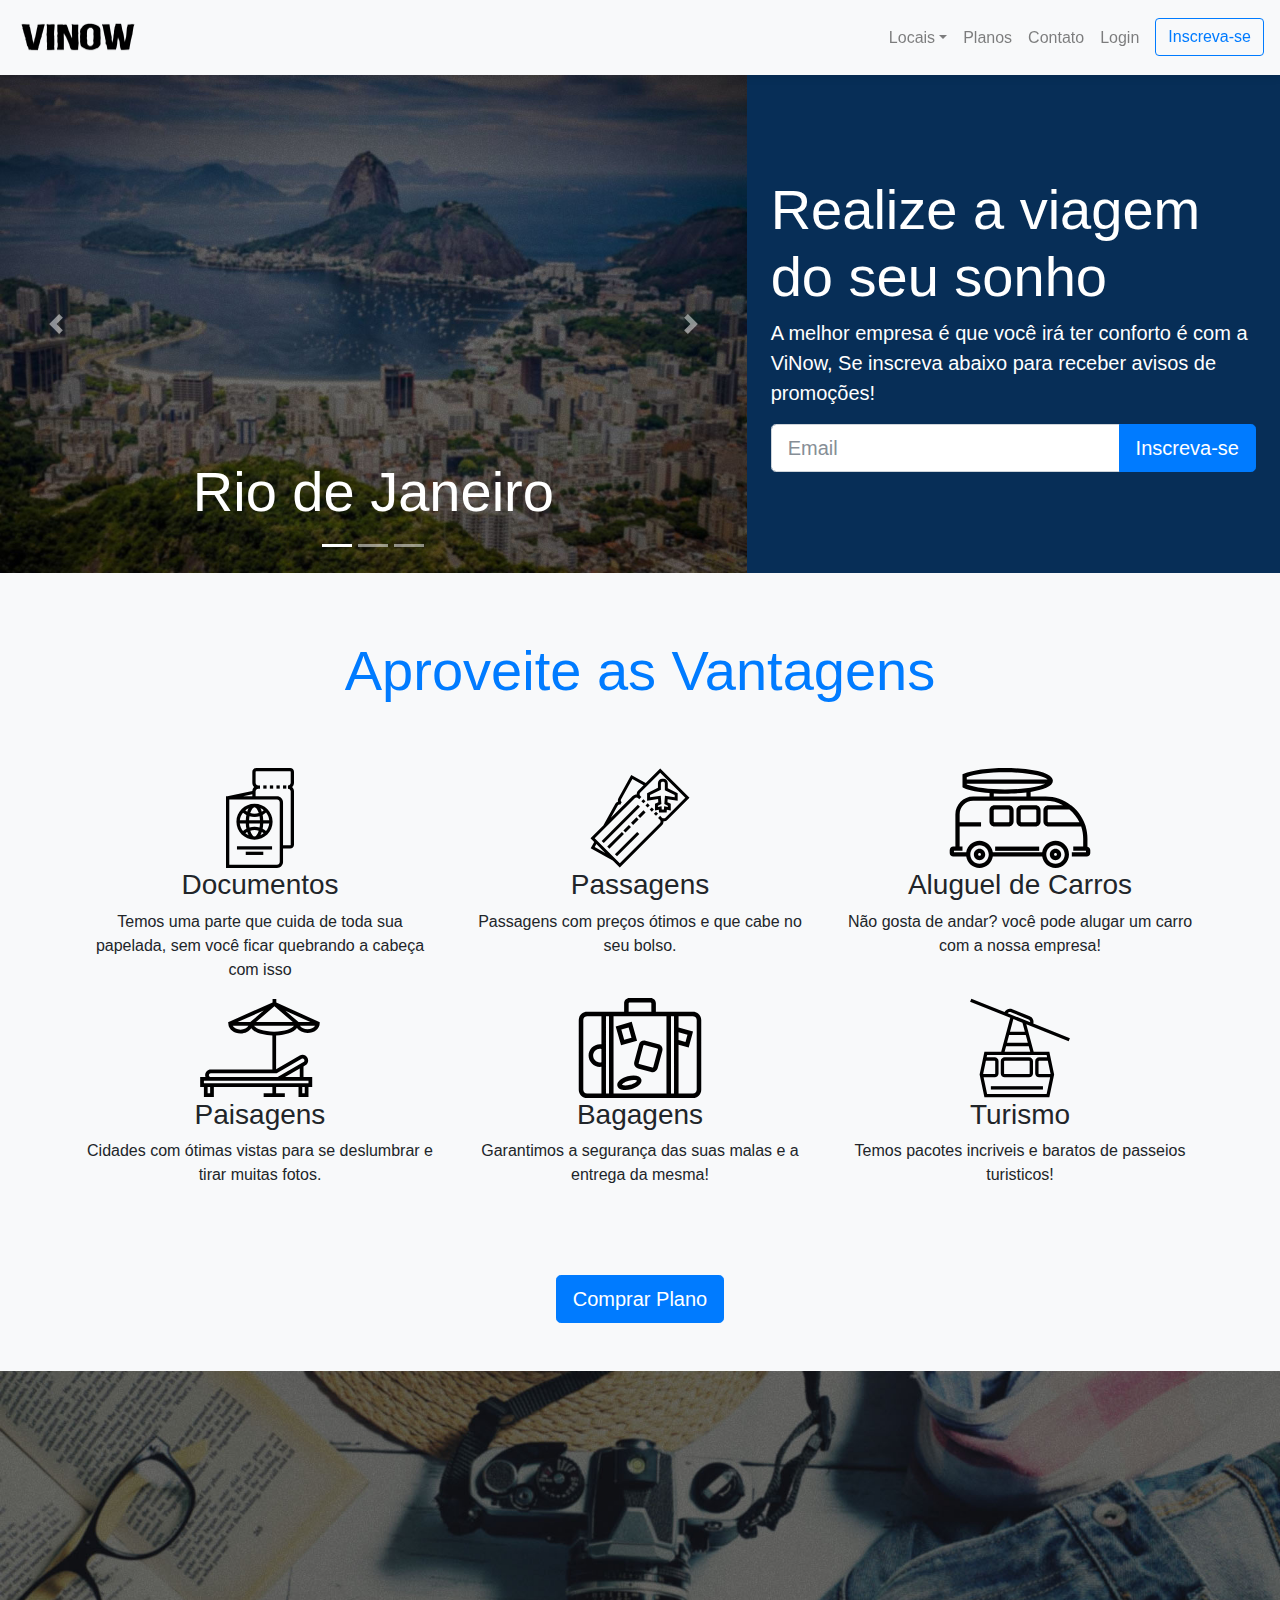
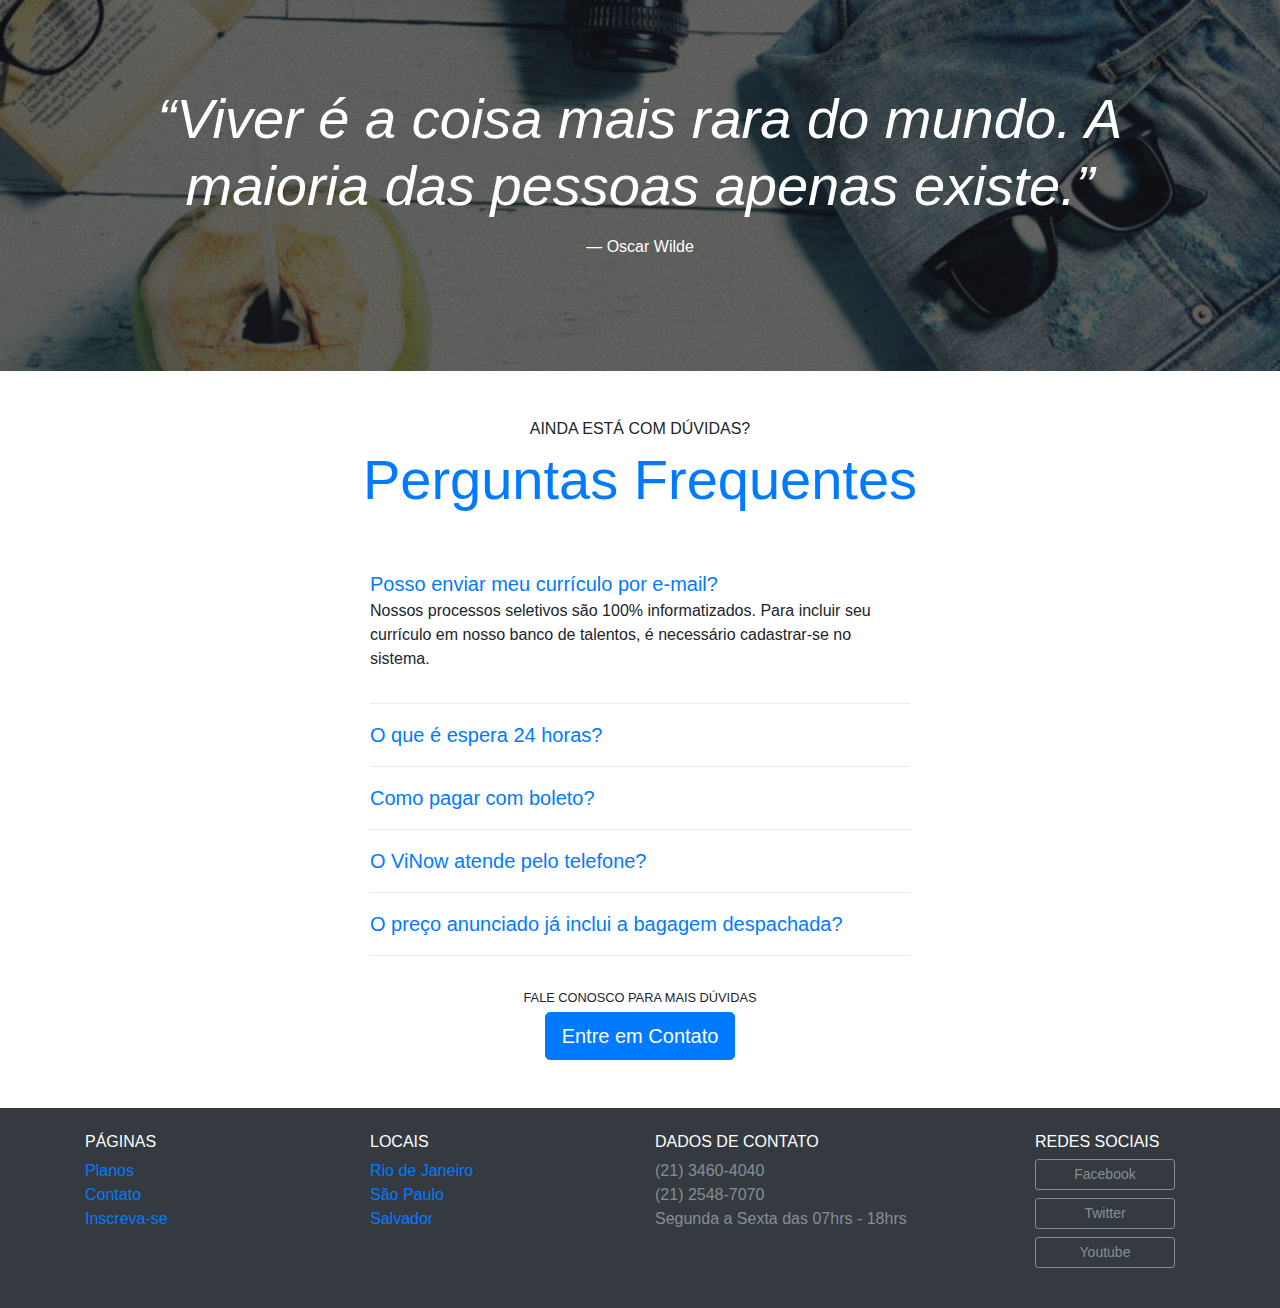
<file: index.html>
<!DOCTYPE html>
<html>

<head>
  <title>Vinow</title>

  <meta charset="utf-8">
  <meta name="viewport" content="width=device-width, initial-scale=1, shrink-to-fit=no">
  <link rel="shortcut icon" href="img/favicon.ico" type="image/x-icon">
  <link rel="stylesheet" href="css/bootstrap.css">
  <link rel="stylesheet" href="css/style.css">

</head>

<body>

  <!--  Modal login   -->
  <div class="modal fade" id="modalLogin" tabindex="-1" role="dialog" aria-labelledby="modalLoginTitulo"
    aria-hidden="true">
    <div class="modal-dialog" role="document">
      <div class="modal-content">
        <div class="modal-header">
          <h5 class="modal-title" id="modalLoginTitulo">
            Entre na Sua Conta
          </h5>
          <button type="button" class="close" data-dismiss="modal" aria-label="Close">
            <span aria-hidden="true">&times;</span>
          </button>
        </div>
        <div class="modal-body">
          <div class="form-group">
            <label for="loginEmail">Email</label>
            <input type="email" id="email" class="form-control" id="loginEmail">
          </div>
          <div class="form-group">
            <label for="loginSenha">Senha</label>
            <input type="password" id="senha" class="form-control" id="loginSenha">
          </div>
          <button type="submit" class="btn btn-primary" onclick="logar()">Entrar na Conta</button>
          <small class="form-text text-muted">Esqueceu a senha? <a href="#">Clique aqui</a>.</small>

          <div class="form-group centro mt-2">
            <input type="button" class="btn google" value="Login com o Google">
          </div>

          <div class="form-group centro ">
            <input type="button" class="btn fb" value="Login com o Facebook">
          </div>


        </div>
      </div>
    </div>
  </div>
  <!--  Modal login   -->

  <!-- Modal perfil -->
  <div class="modal fade" tabindex="-1" role="dialog" id="modalperfil">
    <div class="modal-dialog" role="document">
      <div class="modal-content">
        <div class="modal-header">
          <h5 class="modal-title">Meu Perfil</h5>
          <button type="button" class="close" data-dismiss="modal" aria-label="Close">
            <span aria-hidden="true">&times;</span>
          </button>
        </div>
        <div class="modal-body">
          <label for="upload"><img class="d-block m-auto circulo" id="img" class="img-fluid" onclick="mudarfoto()">
            <input type="file" id="upload" class="d-none">
          </label>
          <h3><output id="nome_perfil" class="centro mt-3"></output></h3>
          <div id="dadopesso"></div>
          <section>
            <h3 class="text-center mt-3">Postagens</h3>
            <p class="blockquote mt-3">Viagem hoje para o Rio de Janeiro foi maravilhoso! <small
                class="form-text text-muted">03 de novembro às 20:22</small></p>
            </p>
            <div class="row">
              <div class="centro">
                <img class="img-fluid mb-4 imagemp" src="img/a.jpg" alt="Foto 1">
                <img class="img-fluid mb-4 imagemp" src="img/b.jpg" alt="Foto 1">
                <img class="img-fluid mb-4 imagemp" src="img/c.jpg" alt="Foto 1">
              </div>
            </div>
            <div class="dropdown-divider"></div>
            <p class="blockquote">A melhor viagem que eu fiz foi para paris!<small class="form-text text-muted">28 de
                outubro às 10:45</small></p>
            <div class="row">
              <div class="centro">
                <img class="img-fluid mb-4 imagemp" src="img/d.jpg" alt="Foto 1">
                <img class="img-fluid mb-4 imagemp" src="img/e.jpg" alt="Foto 1">
                <img class="img-fluid mb-4 imagemp" src="img/f.jpg" alt="Foto 1">
              </div>
            </div>
            <div class="dropdown-divider"></div>
          </section>

          <form class="bg-light box-shadow2 form-row centro">
            <h4 class="centro2 h5">Deixe seu comentário</h4>

            <div class="container-3 col-md-9 justify-content-center d-block">
              <p>
                <output id="comenta" class="d-block"></output>
              </p>
            </div>

            <div class="form-group">
              <label for="nomeComent" class="lead">Nome: </label>
              <input type="text" size="50" maxlength="60" id="nomeComent">
            </div>

            <div class="form-group">
              <label for="coment" class="lead">Deixe sua mensagem:</label>
              <input type="text" size="32" id="coment">
            </div>

            <div class="form-group col-4">
              <input type="button" class="btn btn-primary" value="Comentar" onclick="comentario()">
            </div>
          </form>
        </div>
      </div>
    </div>
  </div>
  <!-- Modal Perfil -->

  <nav class="navbar navbar-expand-md navbar-light bg-light fixed-top py-3 box-shadow">
    <a href="index.html" class="navbar-brand">
      <img src="img/vinow.png" class="logo" alt="ViNow">
    </a>

    <button class="navbar-toggler" type="button" data-toggle="collapse" data-target="#navbarSupportedContent"
      aria-controls="navbarSupportedContent" aria-expanded="false" aria-label="Abrir Navegação">
      <span class="navbar-toggler-icon"></span>
    </button>

    <div class="collapse navbar-collapse" id="navbarSupportedContent">
      <ul class="navbar-nav ml-auto">
        <li class="nav-item dropdown">
          <a class="nav-link dropdown-toggle" href="#" id="navbarDropdown" role="button" data-toggle="dropdown"
            aria-haspopup="true" aria-expanded="false">Locais</a>
          <div class="dropdown-menu" aria-labelledby="navbarDropdown">
            <a class="dropdown-item" href="rj.html">Rio de Janeiro</a>
            <a class="dropdown-item" href="sp.html">São Paulo</a>
            <a class="dropdown-item" href="ba.html">Salvador</a>
          </div>
        </li>
        <li class="nav-item">
          <a class="nav-link" href="planos.html">Planos</a>
        </li>
        <li class="nav-item">
          <a class="nav-link" href="contato.html">Contato</a>
        </li>
        <li class="nav-item" id="login">
          <a class="nav-link" href="#" data-toggle="modal" data-target="#modalLogin">Login</a>
        </li>
        <li class="nav-item" id="sair">
          <a class="btn btn-outline-primary ml-md-2" href="inscricao.html">Inscreva-se</a>
        </li>
      </ul>
    </div>
  </nav>

  <section class="container-fluid">
    <div class="row bg-blue text-white">
      <div class="col-lg-7 p-0">
        <div id="carouselCidades" class="carousel slide" data-ride="carousel">
          <ol class="carousel-indicators">
            <li data-target="#carouselCidades" data-slide-to="0" class="active"></li>
            <li data-target="#carouselCidades" data-slide-to="1"></li>
            <li data-target="#carouselCidades" data-slide-to="2"></li>
          </ol>
          <div class="carousel-inner">
            <div class="carousel-item active">
              <img class="d-block w-100" src="img/rj.jpg" alt="Rio de Janeiro">
              <div class="carousel-caption">
                <h3 class="display-4">Rio de Janeiro</h3>
              </div>
            </div>
            <div class="carousel-item">
              <img class="d-block w-100" src="img/sp.jpeg" alt="São Paulo">
              <div class="carousel-caption">
                <h3 class="display-4">São Paulo</h3>
              </div>
            </div>
            <div class="carousel-item">
              <img class="d-block w-100" src="img/salvador.jpg" alt="Salvador">
              <div class="carousel-caption">
                <h3 class="display-4">Salvador</h3>
              </div>
            </div>
          </div>
          <a class="carousel-control-prev" href="#carouselCidades" role="button" data-slide="prev">
            <span class="carousel-control-prev-icon" aria-hidden="true"></span>
            <span class="sr-only">Anterior</span>
          </a>
          <a class="carousel-control-next" href="#carouselCidades" role="button" data-slide="next">
            <span class="carousel-control-next-icon" aria-hidden="true"></span>
            <span class="sr-only">Próximo</span>
          </a>
        </div>
      </div>





      <div class="modal fade " tabindex="-1" role="dialog" id="promo">
        <div class="modal-dialog " role="document">

          <div class="modal-body alert alert-success">
            <p class="text-center text-dark">Email cadastrado com sucesso!</p>

          </div>
        </div>
      </div>

      <div class="col-lg-5 p-4 align-self-center">
        <h1 class="display-4">Realize a viagem do seu sonho</h1>
        <p class="lead">A melhor empresa é que você irá ter conforto é com a ViNow, Se inscreva abaixo para receber
          avisos de promoções!</p>
        <form action="">
          <div class="input-group input-group-lg">
            <input type="text" class="form-control" placeholder="Email" aria-label="Email">
            <span class="input-group-btn">
              <button class="btn btn-primary" type="button" data-toggle="modal"
                data-target="#promo">Inscreva-se</button>
            </span>
          </div>
        </form>
      </div>

    </div>
  </section>



  <section class="py-5 bg-light text-center">
    <div class="container">
      <div class="my-3">
        <h2 class="display-4 text-primary">Aproveite as Vantagens</h2>
      </div>
      <div class="row py-5">
        <div class="col-xl-4 col-md-6">
          <div style="height: 100px;" class="d-flex justify-content-center">
            <img src="img/icones/passaporte.svg" alt="Passaporte">
          </div>
          <h3>Documentos</h3>
          <p>Temos uma parte que cuida de toda sua papelada, sem você ficar quebrando a cabeça com isso</p>
        </div>

        <div class="col-xl-4 col-md-6">
          <div style="height: 100px;" class="d-flex justify-content-center">
            <img src="img/icones/passagens.svg" alt="Passagens">
          </div>
          <h3>Passagens</h3>
          <p>Passagens com preços ótimos e que cabe no seu bolso.</p>
        </div>

        <div class="col-xl-4 col-md-6">
          <div style="height: 100px;" class="d-flex justify-content-center">
            <img src="img/icones/translado.svg" alt="Translado">
          </div>
          <h3>Aluguel de Carros</h3>
          <p>Não gosta de andar? você pode alugar um carro com a nossa empresa!</p>
        </div>

        <div class="col-xl-4 col-md-6">
          <div style="height: 100px;" class="d-flex justify-content-center">
            <img src="img/icones/praias.svg" alt="Praias">
          </div>
          <h3>Paisagens</h3>
          <p>Cidades com ótimas vistas para se deslumbrar e tirar muitas fotos.</p>
        </div>

        <div class="col-xl-4 col-md-6">
          <div style="height: 100px;" class="d-flex justify-content-center">
            <img src="img/icones/bagagens.svg" alt="Bagagens">
          </div>
          <h3>Bagagens</h3>
          <p>Garantimos a segurança das suas malas e a entrega da mesma!</p>
        </div>

        <div class="col-xl-4 col-md-6">
          <div style="height: 100px;" class="d-flex justify-content-center">
            <img src="img/icones/turismo.svg" alt="Turismo">
          </div>
          <h3>Turismo</h3>
          <p>Temos pacotes incriveis e baratos de passeios turisticos!</p>
        </div>

      </div>

      <a href="planos.html" class="btn btn-primary btn-lg mt-4">Comprar Plano</a>
    </div>
  </section>

  <section id="home-quote" class="p-md-5">
    <blockquote class="blockquote text-center text-white p-md-5 p-3">
      <p class="display-4" id="blockquo"><em>“Viver é a coisa mais rara do mundo. A maioria das pessoas apenas
          existe.”</em></p>
      <footer class="blockquote-footer text-white">Oscar Wilde</footer>
    </blockquote>
  </section>

  <section class="container">
    <div class="my-5 text-center">
      <span class="h6 d-block">AINDA ESTÁ COM DÚVIDAS?</span>
      <h2 class="display-4 text-primary">Perguntas Frequentes</h2>
    </div>
    <div class="row justify-content-center">
      <div class="col-md-6" id="perguntasFrequentes" data-children=".pergunta">
        <div class="pergunta py-2">
          <a class="lead" data-toggle="collapse" data-parent="#perguntasFrequentes" href="#pergunta1"
            aria-expanded="true" aria-controls="pergunta1">Posso enviar meu currículo por e-mail?</a>
          <div id="pergunta1" class="collapse show" role="tabpanel">
            <p>Nossos processos seletivos são 100% informatizados. Para incluir seu currículo em nosso banco de
              talentos, é necessário cadastrar-se no sistema.</p>
          </div>
        </div>
        <div class="dropdown-divider"></div>
        <div class="pergunta py-2">
          <a class="lead" data-toggle="collapse" data-parent="#perguntasFrequentes" href="#pergunta2"
            aria-expanded="true" aria-controls="pergunta2">O que é espera 24 horas?</a>
          <div id="pergunta2" class="collapse" role="tabpanel">
            <p>Espera 24 horas é o tempo em que sua compra fica reservada aguardando a confirmação de que o pagamento
              foi realizado ou, no caso de cartões de crédito, liberados pela operadora. Se por algum motivo a
              confirmação demorar mais do que 24 horas, a reserva será desconsiderada e será preciso começar uma nova
              compra.</p>
          </div>
        </div>
        <div class="dropdown-divider"></div>
        <div class="pergunta py-2">
          <a class="lead" data-toggle="collapse" data-parent="#perguntasFrequentes" href="#pergunta3"
            aria-expanded="true" aria-controls="pergunta3">Como pagar com boleto?</a>
          <div id="pergunta3" class="collapse" role="tabpanel">
            <p>Quando você escolhe pagar com boleto bancário, o site automaticamente gera um documento com código de
              barras, semelhante a contas de luz, gás e telefone. Com esse arquivo, você escolhe a melhor forma de
              pagar: ir a uma agência bancária, ir a um caixa eletrônico, acessar a sua conta corrente pelo site do seu
              banco, usar aplicativos de celular.</p>
          </div>
        </div>
        <div class="dropdown-divider"></div>
        <div class="pergunta py-2">
          <a class="lead" data-toggle="collapse" data-parent="#perguntasFrequentes" href="#pergunta4"
            aria-expanded="true" aria-controls="pergunta4">O ViNow atende pelo telefone?</a>
          <div id="pergunta4" class="collapse" role="tabpanel">
            <p>Não. O Viajala é uma empresa online e atende somente pela internet, através das redes sociais ou do
              e-mail. Não atendemos nem pelo telefone nem pelo whatsapp.</p>
          </div>
        </div>
        <div class="dropdown-divider"></div>
        <div class="pergunta py-2">
          <a class="lead" data-toggle="collapse" data-parent="#perguntasFrequentes" href="#pergunta5"
            aria-expanded="true" aria-controls="pergunta5">O preço anunciado já inclui a bagagem despachada?
          </a>
          <div id="pergunta5" class="collapse" role="tabpanel">
            <p>Depende. Voos internacionais costumam incluir bagagem despachada, mas voos nacionais costumam permitir,
              sem custo, somente bagagem de mão - e a bagagem despachada é cobrada à parte. Certifique-se com o provedor
              (ou seja, com a companhia aérea ou agência de viagem) qual é a política de bagagens no seu caso.</p>
          </div>
        </div>
        <div class="dropdown-divider"></div>
      </div>
    </div>
    <div class="text-center my-4">
      <p class="small m-1">FALE CONOSCO PARA MAIS DÚVIDAS</p>
      <a class="btn btn-primary btn-lg" href="contato.html">Entre em Contato</a>
    </div>
  </section>

  <footer class="bg-dark text-white mt-5">
    <div class="container py-4">
      <div class="row">
        <div class="col-md-3 col-6">
          <h4 class="h6">PÁGINAS</h4>
          <ul class="list-unstyled">
            <li><a href="planos.html">Planos</a></li>
            <li><a href="contato.html">Contato</a></li>
            <li><a href="inscricao.html">Inscreva-se</a></li>
          </ul>
        </div>
        <div class="col-md-3 col-6">
          <h4 class="h6">LOCAIS</h4>
          <ul class="list-unstyled">
            <li><a href="rj.html">Rio de Janeiro</a></li>
            <li><a href="sp.html">São Paulo</a></li>
            <li><a href="ba.html">Salvador</a></li>
          </ul>
        </div>
        <div class="col-md-4">
          <h4 class="h6">DADOS DE CONTATO</h4>
          <ul class="list-unstyled text-secondary">
            <li>(21) 3460-4040</li>
            <li>(21) 2548-7070</li>
            <li>Segunda a Sexta das 07hrs - 18hrs</li>
          </ul>
        </div>
        <div class="col-md-2">
          <h4 class="h6">REDES SOCIAIS</h4>
          <ul class="list-unstyled">
            <li><a class="btn btn-outline-secondary btn-sm btn-block mb-2" href="#"
                style="max-width: 140px">Facebook</a></li>
            <li><a class="btn btn-outline-secondary btn-sm btn-block mb-2" href="#" style="max-width: 140px">Twitter</a>
            </li>
            <li><a class="btn btn-outline-secondary btn-sm btn-block mb-2" href="#" style="max-width: 140px">Youtube</a>
            </li>
          </ul>
        </div>
      </div>
    </div>
  </footer>
  <script type="text/javascript" src="js/jquery-3.2.1.slim.min.js"></script>
  <script type="text/javascript" src="js/popper.min.js"></script>
  <script type="text/javascript" src="js/bootstrap.js"></script>
  <script type="text/javascript" src="js/script.js"></script>
</body>

</html>
</file>
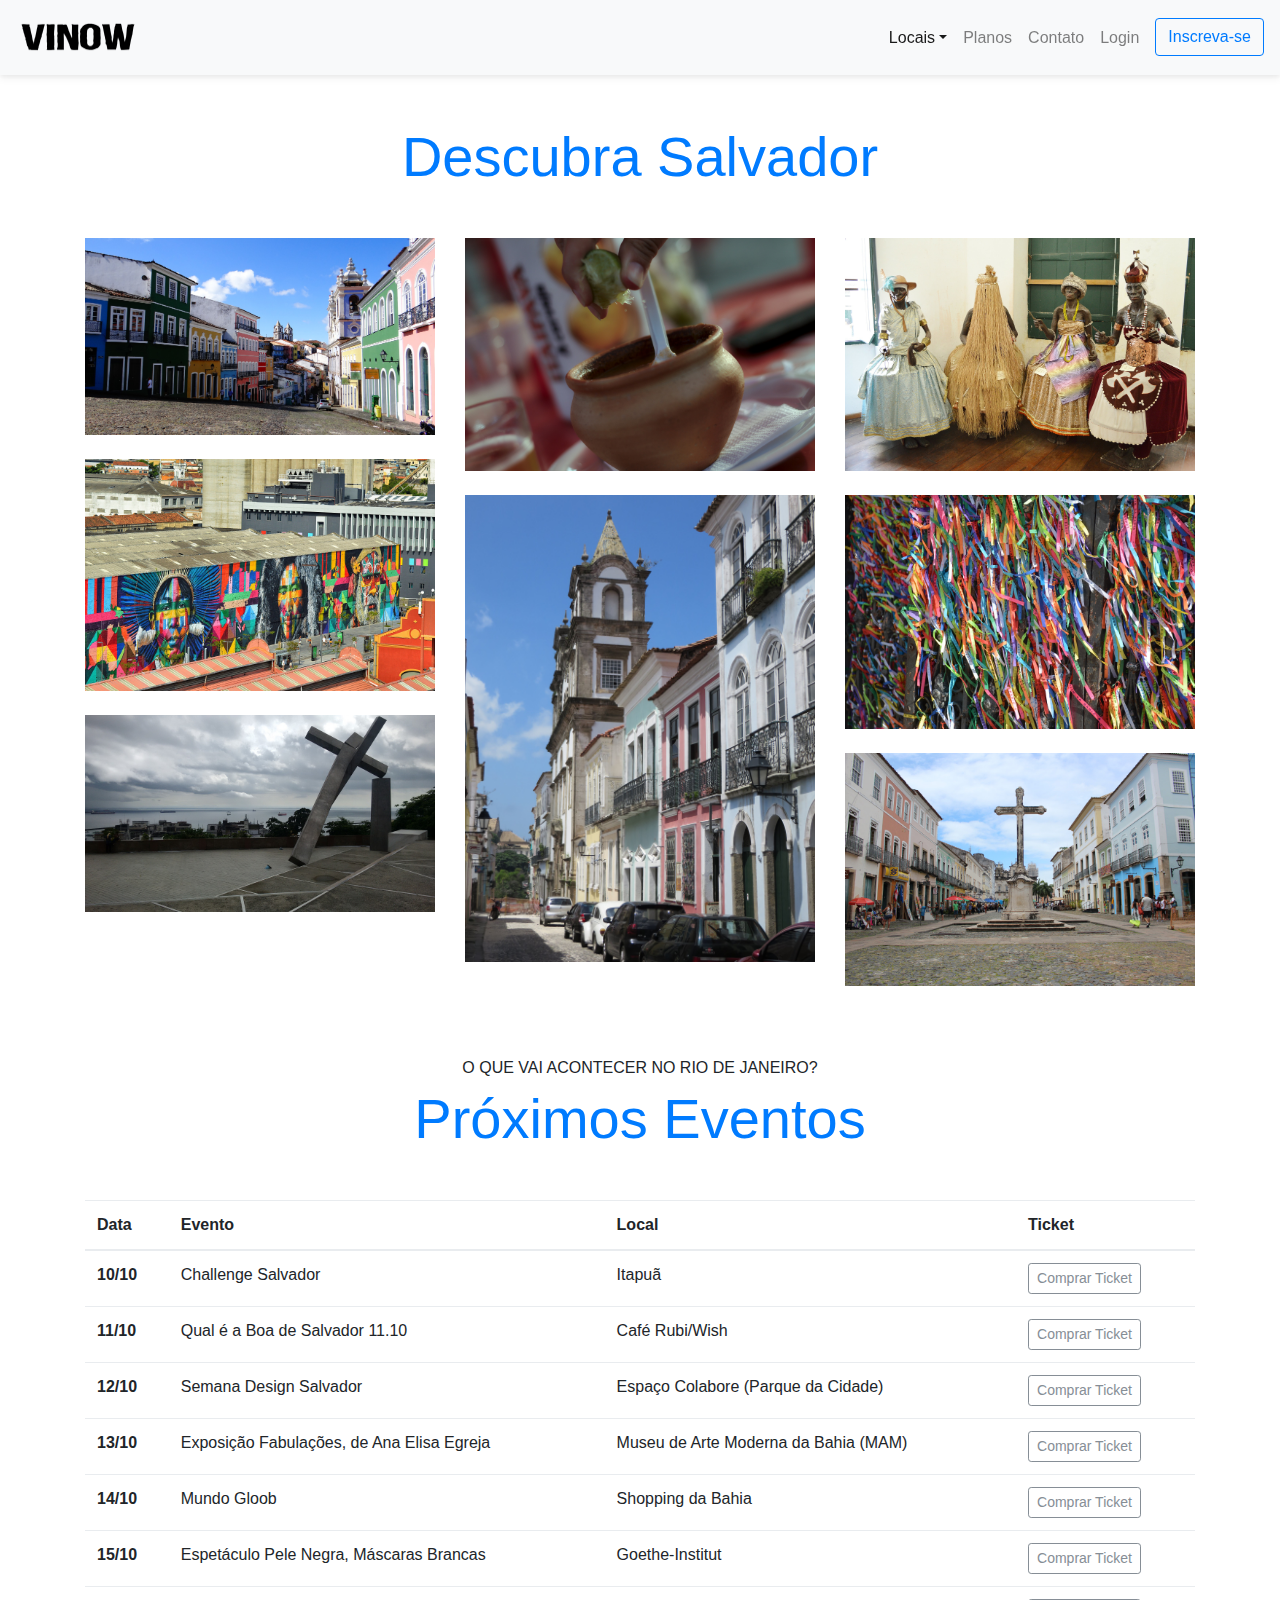
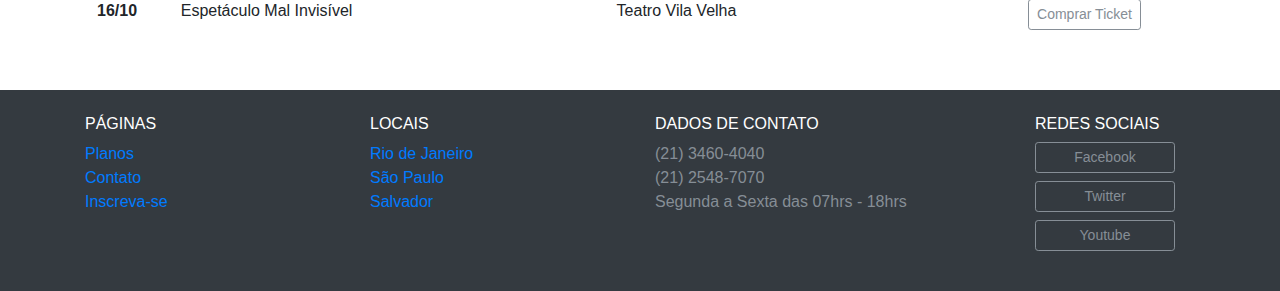
<file: ba.html>
<!DOCTYPE html>
<html>

<head>
  <title>Vinow - Salvador</title>

  <meta charset="utf-8">
  <meta name="viewport" content="width=device-width, initial-scale=1, shrink-to-fit=no">

  <link rel="stylesheet" href="css/bootstrap.css">
  <link rel="stylesheet" href="css/style.css">

</head>

<body>

  <!--  Modal login   -->
  <div class="modal fade" id="modalLogin" tabindex="-1" role="dialog" aria-labelledby="modalLoginTitulo"
    aria-hidden="true">
    <div class="modal-dialog" role="document">
      <div class="modal-content">
        <div class="modal-header">
          <h5 class="modal-title" id="modalLoginTitulo">
            Entre na Sua Conta
          </h5>
          <button type="button" class="close" data-dismiss="modal" aria-label="Close">
            <span aria-hidden="true">&times;</span>
          </button>
        </div>
        <div class="modal-body">
          <div class="form-group">
            <label for="loginEmail">Email</label>
            <input type="email" id="email" class="form-control" id="loginEmail">
          </div>
          <div class="form-group">
            <label for="loginSenha">Senha</label>
            <input type="password" id="senha" class="form-control" id="loginSenha">
          </div>
          <button type="submit" class="btn btn-primary" onclick="logar()">Entrar na Conta</button>
          <small class="form-text text-muted">Esqueceu a senha? <a href="#">Clique aqui</a>.</small>

          <div class="form-group centro mt-2">
            <input type="button" class="btn google" value="Login com o Google">
          </div>

          <div class="form-group centro ">
            <input type="button" class="btn fb" value="Login com o Facebook">
          </div>


        </div>
      </div>
    </div>
  </div>
  <!--  Modal login   -->

  <!-- Modal perfil -->
  <div class="modal fade" tabindex="-1" role="dialog" id="modalperfil">
    <div class="modal-dialog" role="document">
      <div class="modal-content">
        <div class="modal-header">
          <h5 class="modal-title">Meu Perfil</h5>
          <button type="button" class="close" data-dismiss="modal" aria-label="Close">
            <span aria-hidden="true">&times;</span>
          </button>
        </div>
        <div class="modal-body">
          <label for="upload"><img class="d-block m-auto circulo" id="img" class="img-fluid" onclick="mudarfoto()">
            <div id="co"><input type="file" id="upload" class="d-none"></div>
          </label>
          <h3><output id="nome_perfil" class="centro mt-3"></output></h3>
          <div id="dadopesso"></div>
          <section>
            <h3 class="text-center mt-3">Postagens</h3>
            <p class="blockquote mt-3">Viagem hoje para o Rio de Janeiro foi maravilhoso! <small
                class="form-text text-muted">03 de novembro às 20:22</small></p>
            </p>
            <div class="row">
              <div class="centro">
                <img class="img-fluid mb-4 imagemp" src="img/a.jpg" alt="Foto 1">
                <img class="img-fluid mb-4 imagemp" src="img/b.jpg" alt="Foto 1">
                <img class="img-fluid mb-4 imagemp" src="img/c.jpg" alt="Foto 1">
              </div>
            </div>
            <div class="dropdown-divider"></div>
            <p class="blockquote">A melhor viagem que eu fiz foi para paris!<small class="form-text text-muted">28 de
                outubro às 10:45</small></p>
            <div class="row">
              <div class="centro">
                <img class="img-fluid mb-4 imagemp" src="img/d.jpg" alt="Foto 1">
                <img class="img-fluid mb-4 imagemp" src="img/e.jpg" alt="Foto 1">
                <img class="img-fluid mb-4 imagemp" src="img/f.jpg" alt="Foto 1">
              </div>
            </div>
            <div class="dropdown-divider"></div>
          </section>

          <form class="bg-light box-shadow2 form-row centro">
            <h4 class="centro2 h5">Deixe seu comentário</h4>

            <div class="container-3 col-md-9 justify-content-center d-block">
              <p>
                <output id="comenta" class="d-block"></output>
              </p>
            </div>

            <div class="form-group">
              <label for="nomeComent" class="lead">Nome: </label>
              <input type="text" size="50" maxlength="60" id="nomeComent">
            </div>

            <div class="form-group">
              <label for="coment" class="lead">Deixe sua mensagem:</label>
              <input type="text" size="32" id="coment">
            </div>

            <div class="form-group col-4">
              <input type="button" class="btn btn-primary" value="Comentar" onclick="comentario()">
            </div>
          </form>
        </div>
      </div>
    </div>
  </div>
  <!-- Modal Perfil -->



  <div class="modal fade" id="modalTicket" tabindex="-1" role="dialog" aria-labelledby="modalTicketTitulo"
    aria-hidden="true">
    <div class="modal-dialog" role="document">
      <div class="modal-content">
        <div class="modal-header">
          <h5 class="modal-title" id="modalTicketTitulo">Salvador</h5>
          <button type="button" class="close" data-dismiss="modal" aria-label="Close">
            <span aria-hidden="true">&times;</span>
          </button>
        </div>
        <div class="modal-body">
          <div class="row">
            <div class="col">
              <smal class="form-text">Preço: R$300</smal>
              <h5>Escolha algumas vantagens adicionais:</h5><label for="fte" class="my-1">Foto com elenco<input
                  type="checkbox" onchange="valor('ih')" name="" id="fte"></label>
              <div>Digite seu email: <input type="email"></div>
            </div>
            <div class="preco col">
              <h6>Valor Total:</h6>
              <h3 class="text-center">R$<output id="total">300</output></h3><button class="btn btn-success compra"
                onclick="pgm('ih')">Comprar</button>
            </div>
          </div>
        </div>
      </div>
    </div>
  </div>

  <nav class="navbar navbar-expand-md navbar-light bg-light fixed-top py-3 box-shadow">
    <a href="index.html" class="navbar-brand">
      <img src="img/vinow.png" class="logo" alt="ViNow">
    </a>

    <button class="navbar-toggler" type="button" data-toggle="collapse" data-target="#navbarSupportedContent"
      aria-controls="navbarSupportedContent" aria-expanded="false" aria-label="Abrir Navegação">
      <span class="navbar-toggler-icon"></span>
    </button>

    <div class="collapse navbar-collapse" id="navbarSupportedContent">
      <ul class="navbar-nav ml-auto">
        <li class="nav-item dropdown">
          <a class="nav-link dropdown-toggle active" href="#" id="navbarDropdown" role="button" data-toggle="dropdown"
            aria-haspopup="true" aria-expanded="false">Locais</a>
          <div class="dropdown-menu" aria-labelledby="navbarDropdown">
            <a class="dropdown-item" href="rj.html">Rio de Janeiro</a>
            <a class="dropdown-item" href="sp.html">São Paulo</a>
            <a class="dropdown-item" href="ba.html">Salvador</a>
          </div>
        </li>
        <li class="nav-item">
          <a class="nav-link" href="planos.html">Planos</a>
        </li>
        <li class="nav-item">
          <a class="nav-link" href="contato.html">Contato</a>
        </li>
        <li class="nav-item" id="login">
          <a class="nav-link" href="#" data-toggle="modal" data-target="#modalLogin">Login</a>
        </li>
        <li class="nav-item" id="sair">
          <a class="btn btn-outline-primary ml-md-2" href="inscricao.html">Inscreva-se</a>
        </li>
      </ul>
    </div>
  </nav>

  <section class="container">
    <div class="text-center my-5">
      <h1 class="display-4 text-primary">Descubra Salvador</h1>
    </div>
    <div class="row">
      <div class="col-md">
        <img class="img-fluid mb-4" src="img/ba/foto-1.jpg" alt="Foto 1">
        <img class="img-fluid mb-4" src="img/ba/foto-2.jpg" alt="Foto 2">
        <img class="img-fluid mb-4" src="img/ba/foto-3.jpg" alt="Foto 3">
      </div>
      <div class="col-md">
        <img class="img-fluid mb-4" src="img/ba/foto-4.jpg" alt="Foto 4">
        <img class="img-fluid mb-4" src="img/ba/foto-5.jpg" alt="Foto 5">
      </div>
      <div class="col-md">
        <img class="img-fluid mb-4" src="img/ba/foto-6.jpg" alt="Foto 6">
        <img class="img-fluid mb-4" src="img/ba/foto-7.jpg" alt="Foto 7">
        <img class="img-fluid mb-4" src="img/ba/foto-8.jpg" alt="Foto 7">
      </div>
    </div>
  </section>

  <section class="container">
    <div class="text-center my-5">
      <span class="h6 d-block">O QUE VAI ACONTECER NO RIO DE JANEIRO?</span>
      <h1 class="display-4 text-primary">Próximos Eventos</h1>
    </div>
    <table class="table table-hover table-responsive-md">
      <thead>
        <tr>
          <th scope="col">Data</th>
          <th scope="col">Evento</th>
          <th scope="col">Local</th>
          <th scope="col">Ticket</th>
        </tr>
      </thead>
      <tbody>
        <tr>
          <th scope="row">10/10</th>
          <td>Challenge Salvador</td>
          <td>Itapuã</td>
          <td><a href="#" class="btn btn-outline-secondary btn-sm" data-toggle="modal"
              data-target="#modalTicket">Comprar Ticket</a></td>
        </tr>
        <tr>
          <th scope="row">11/10</th>
          <td>Qual é a Boa de Salvador 11.10</td>
          <td>Café Rubi/Wish</td>
          <td><a href="#" class="btn btn-outline-secondary btn-sm" data-toggle="modal"
              data-target="#modalTicket">Comprar Ticket</a></td>
        </tr>
        <tr>
          <th scope="row">12/10</th>
          <td>Semana Design Salvador</td>
          <td>Espaço Colabore (Parque da Cidade)</td>
          <td><a href="#" class="btn btn-outline-secondary btn-sm" data-toggle="modal"
              data-target="#modalTicket">Comprar Ticket</a></td>
        </tr>
        <tr>
          <th scope="row">13/10</th>
          <td>Exposição Fabulações, de Ana Elisa Egreja</td>
          <td>Museu de Arte Moderna da Bahia (MAM)</td>
          <td><a href="#" class="btn btn-outline-secondary btn-sm" data-toggle="modal"
              data-target="#modalTicket">Comprar Ticket</a></td>
        </tr>
        <tr>
          <th scope="row">14/10</th>
          <td>Mundo Gloob</td>
          <td>Shopping da Bahia</td>
          <td><a href="#" class="btn btn-outline-secondary btn-sm" data-toggle="modal"
              data-target="#modalTicket">Comprar Ticket</a></td>
        </tr>
        <tr>
          <th scope="row">15/10</th>
          <td>Espetáculo Pele Negra, Máscaras Brancas</td>
          <td>Goethe-Institut</td>
          <td><a href="#" class="btn btn-outline-secondary btn-sm" data-toggle="modal"
              data-target="#modalTicket">Comprar Ticket</a></td>
        </tr>
        <tr>
          <th scope="row">16/10</th>
          <td>Espetáculo Mal Invisível</td>
          <td>Teatro Vila Velha</td>
          <td><a href="#" class="btn btn-outline-secondary btn-sm" data-toggle="modal"
              data-target="#modalTicket">Comprar Ticket</a></td>
        </tr>
      </tbody>
    </table>
  </section>

  <footer class="bg-dark text-white mt-5">
    <div class="container py-4">
      <div class="row">
        <div class="col-md-3 col-6">
          <h4 class="h6">PÁGINAS</h4>
          <ul class="list-unstyled">
            <li><a href="planos.html">Planos</a></li>
            <li><a href="contato.html">Contato</a></li>
            <li><a href="inscricao.html">Inscreva-se</a></li>
          </ul>
        </div>
        <div class="col-md-3 col-6">
          <h4 class="h6">LOCAIS</h4>
          <ul class="list-unstyled">
            <li><a href="rj.html">Rio de Janeiro</a></li>
            <li><a href="sp.html">São Paulo</a></li>
            <li><a href="ba.html">Salvador</a></li>
          </ul>
        </div>
        <div class="col-md-4">
          <h4 class="h6">DADOS DE CONTATO</h4>
          <ul class="list-unstyled text-secondary">
            <li>(21) 3460-4040</li>
            <li>(21) 2548-7070</li>
            <li>Segunda a Sexta das 07hrs - 18hrs</li>
          </ul>
        </div>
        <div class="col-md-2">
          <h4 class="h6">REDES SOCIAIS</h4>
          <ul class="list-unstyled">
            <li><a class="btn btn-outline-secondary btn-sm btn-block mb-2" href="#"
                style="max-width: 140px">Facebook</a></li>
            <li><a class="btn btn-outline-secondary btn-sm btn-block mb-2" href="#" style="max-width: 140px">Twitter</a>
            </li>
            <li><a class="btn btn-outline-secondary btn-sm btn-block mb-2" href="#" style="max-width: 140px">Youtube</a>
            </li>
          </ul>
        </div>
      </div>
    </div>
  </footer>

  <script type="text/javascript" src="js/jquery-3.2.1.slim.min.js"></script>
  <script type="text/javascript" src="js/popper.min.js"></script>
  <script type="text/javascript" src="js/bootstrap.js"></script>
  <script type="text/javascript" src="js/script.js"></script>
</body>

</html>
</file>
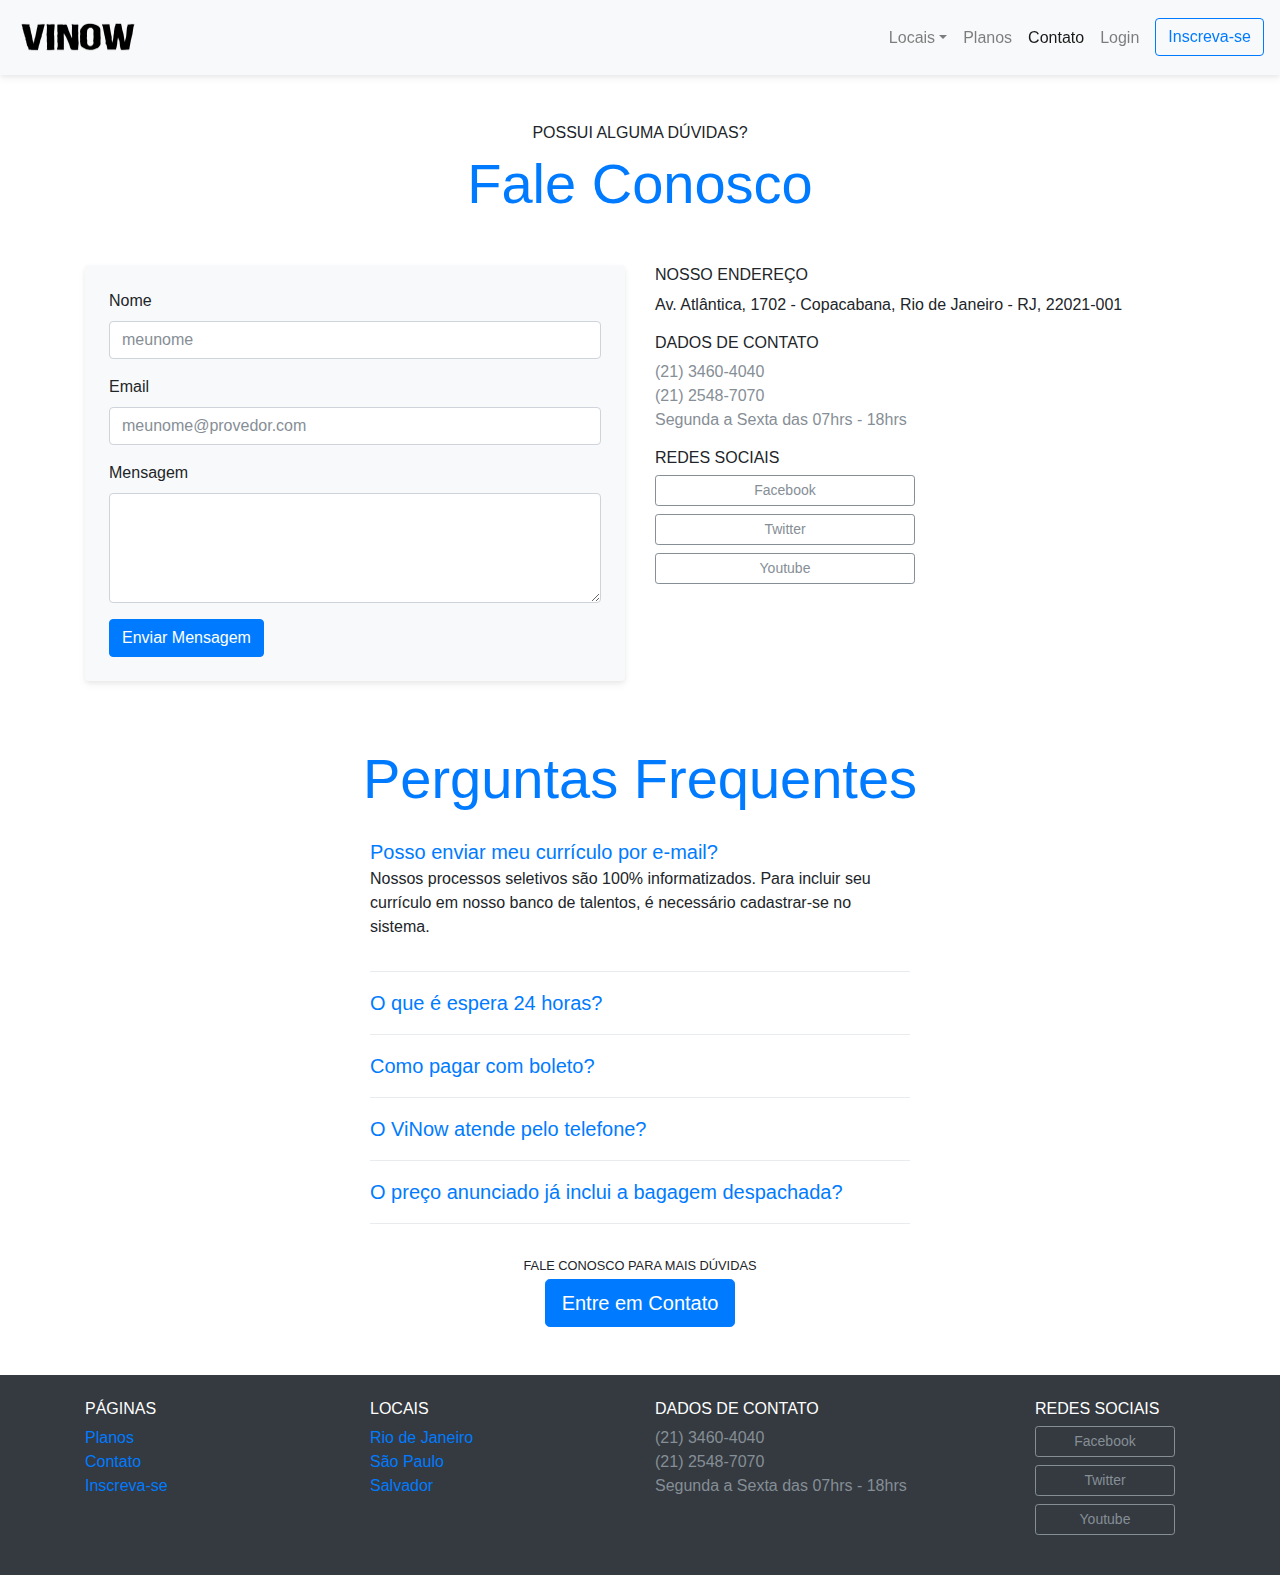
<file: contato.html>
<!DOCTYPE html>
<html>

<head>
  <title>Vinow - Contato</title>

  <meta charset="utf-8">
  <meta name="viewport" content="width=device-width, initial-scale=1, shrink-to-fit=no">

  <link rel="stylesheet" href="css/bootstrap.css">
  <link rel="stylesheet" href="css/style.css">

</head>

<body>

  <!--  Modal login   -->
  <div class="modal fade" id="modalLogin" tabindex="-1" role="dialog" aria-labelledby="modalLoginTitulo"
    aria-hidden="true">
    <div class="modal-dialog" role="document">
      <div class="modal-content">
        <div class="modal-header">
          <h5 class="modal-title" id="modalLoginTitulo">
            Entre na Sua Conta
          </h5>
          <button type="button" class="close" data-dismiss="modal" aria-label="Close">
            <span aria-hidden="true">&times;</span>
          </button>
        </div>
        <div class="modal-body">
          <div class="form-group">
            <label for="loginEmail">Email</label>
            <input type="email" id="email" class="form-control" id="loginEmail">
          </div>
          <div class="form-group">
            <label for="loginSenha">Senha</label>
            <input type="password" id="senha" class="form-control" id="loginSenha">
          </div>
          <button type="submit" class="btn btn-primary" onclick="logar()">Entrar na Conta</button>
          <small class="form-text text-muted">Esqueceu a senha? <a href="#">Clique aqui</a>.</small>

          <div class="form-group centro mt-2">
            <input type="button" class="btn google" value="Login com o Google">
          </div>

          <div class="form-group centro ">
            <input type="button" class="btn fb" value="Login com o Facebook">
          </div>


        </div>
      </div>
    </div>
  </div>
  <!--  Modal login   -->

  <!-- Modal perfil -->
  <div class="modal fade" tabindex="-1" role="dialog" id="modalperfil">
    <div class="modal-dialog" role="document">
      <div class="modal-content">
        <div class="modal-header">
          <h5 class="modal-title">Meu Perfil</h5>
          <button type="button" class="close" data-dismiss="modal" aria-label="Close">
            <span aria-hidden="true">&times;</span>
          </button>
        </div>
        <div class="modal-body">
          <label for="upload"><img class="d-block m-auto circulo" id="img" class="img-fluid" onclick="mudarfoto()">
            <div id="co"><input type="file" id="upload" class="d-none"></div>
          </label>
          <h3><output id="nome_perfil" class="centro mt-3"></output></h3>
          <div id="dadopesso"></div>
          <section>
            <h3 class="text-center mt-3">Postagens</h3>
            <p class="blockquote mt-3">Viagem hoje para o Rio de Janeiro foi maravilhoso! <small
                class="form-text text-muted">03 de novembro às 20:22</small></p>
            </p>
            <div class="row">
              <div class="centro">
                <img class="img-fluid mb-4 imagemp" src="img/a.jpg" alt="Foto 1">
                <img class="img-fluid mb-4 imagemp" src="img/b.jpg" alt="Foto 1">
                <img class="img-fluid mb-4 imagemp" src="img/c.jpg" alt="Foto 1">
              </div>
            </div>
            <div class="dropdown-divider"></div>
            <p class="blockquote">A melhor viagem que eu fiz foi para paris!<small class="form-text text-muted">28 de
                outubro às 10:45</small></p>
            <div class="row">
              <div class="centro">
                <img class="img-fluid mb-4 imagemp" src="img/d.jpg" alt="Foto 1">
                <img class="img-fluid mb-4 imagemp" src="img/e.jpg" alt="Foto 1">
                <img class="img-fluid mb-4 imagemp" src="img/f.jpg" alt="Foto 1">
              </div>
            </div>
            <div class="dropdown-divider"></div>
          </section>

          <form class="bg-light box-shadow2 form-row centro">
            <h4 class="centro2 h5">Deixe seu comentário</h4>

            <div class="container-3 col-md-9 justify-content-center d-block">
              <p>
                <output id="comenta" class="d-block"></output>
              </p>
            </div>

            <div class="form-group">
              <label for="nomeComent" class="lead">Nome: </label>
              <input type="text" size="50" maxlength="60" id="nomeComent">
            </div>

            <div class="form-group">
              <label for="coment" class="lead">Deixe sua mensagem:</label>
              <input type="text" size="32" id="coment">
            </div>

            <div class="form-group col-4">
              <input type="button" class="btn btn-primary" value="Comentar" onclick="comentario()">
            </div>
          </form>
        </div>
      </div>
    </div>
  </div>
  <!-- Modal Perfil -->

  <nav class="navbar navbar-expand-md navbar-light bg-light fixed-top py-3 box-shadow">
    <a href="index.html" class="navbar-brand">
      <img src="img/vinow.png" class="logo" alt="ViNow">
    </a>

    <button class="navbar-toggler" type="button" data-toggle="collapse" data-target="#navbarSupportedContent"
      aria-controls="navbarSupportedContent" aria-expanded="false" aria-label="Abrir Navegação">
      <span class="navbar-toggler-icon"></span>
    </button>

    <div class="collapse navbar-collapse" id="navbarSupportedContent">
      <ul class="navbar-nav ml-auto">
        <li class="nav-item dropdown">
          <a class="nav-link dropdown-toggle" href="#" id="navbarDropdown" role="button" data-toggle="dropdown"
            aria-haspopup="true" aria-expanded="false">Locais</a>
          <div class="dropdown-menu" aria-labelledby="navbarDropdown">
            <a class="dropdown-item" href="rj.html">Rio de Janeiro</a>
            <a class="dropdown-item" href="sp.html">São Paulo</a>
            <a class="dropdown-item" href="ba.html">Salvador</a>
          </div>
        </li>
        <li class="nav-item">
          <a class="nav-link" href="planos.html">Planos</a>
        </li>
        <li class="nav-item">
          <a class="nav-link active" href="contato.html">Contato</a>
        </li>
        <li class="nav-item" id="login">
          <a class="nav-link" href="#" data-toggle="modal" data-target="#modalLogin">Login</a>
        </li>
        <li class="nav-item" id="sair">
          <a class="btn btn-outline-primary ml-md-2" href="inscricao.html">Inscreva-se</a>
        </li>
      </ul>
    </div>
  </nav>

  <section class="container">
    <div class="my-5 text-center">
      <span class="h6 d-block">POSSUI ALGUMA DÚVIDAS?</span>
      <h2 class="display-4 text-primary">Fale Conosco</h2>
    </div>

    <div class="row">
      <div class="col-lg mb-5">
        <form class="bg-light rounded p-4 box-shadow">
          <div class="form-group">
            <label for="exampleInputnome1">Nome</label>
            <input type="email" class="form-control" id="exampleInputnome1" aria-describedby="emailHelp"
              placeholder="meunome">
          </div>
          <div class="form-group">
            <label for="exampleInputEmail1">Email</label>
            <input type="email" class="form-control" id="exampleInputEmail1" aria-describedby="emailHelp"
              placeholder="meunome@provedor.com">
          </div>
          <div class="form-group">
            <label for="clientemsg">Mensagem</label>
            <textarea id="clientemsg" class="form-control" rows="4"></textarea>
          </div>
          <button type="submit" class="btn btn-primary">Enviar Mensagem</button>
        </form>
      </div>
      <div class="col-lg">
        <h6>NOSSO ENDEREÇO</h6>
        <p>Av. Atlântica, 1702 - Copacabana, Rio de Janeiro - RJ, 22021-001</p>

        <h4 class="h6">DADOS DE CONTATO</h4>
        <ul class="list-unstyled text-secondary">
          <li>(21) 3460-4040</li>
          <li>(21) 2548-7070</li>
          <li>Segunda a Sexta das 07hrs - 18hrs</li>
        </ul>
        <h4 class="h6">REDES SOCIAIS</h4>
        <ul class="list-unstyled " style="max-width: 260px;">
          <li><a class="btn btn-outline-secondary btn-sm btn-block mb-2" href="#">Facebook</a></li>
          <li><a class="btn btn-outline-secondary btn-sm btn-block mb-2" href="#">Twitter</a></li>
          <li><a class="btn btn-outline-secondary btn-sm btn-block mb-2" href="#">Youtube</a></li>
        </ul>
      </div>
    </div>
  </section>

  <section class="container">
    <div class="my-3 text-center">
      <h2 class="display-4 text-primary">Perguntas Frequentes</h2>
    </div>
    <div class="row justify-content-center">
      <div class="col-md-6" id="perguntasFrequentes" data-children=".pergunta">
        <div class="pergunta py-2">
          <a class="lead" data-toggle="collapse" data-parent="#perguntasFrequentes" href="#pergunta1"
            aria-expanded="true" aria-controls="pergunta1">Posso enviar meu currículo por e-mail?</a>
          <div id="pergunta1" class="collapse show" role="tabpanel">
            <p>Nossos processos seletivos são 100% informatizados. Para incluir seu currículo em nosso banco de
              talentos, é necessário cadastrar-se no sistema.</p>
          </div>
        </div>
        <div class="dropdown-divider"></div>
        <div class="pergunta py-2">
          <a class="lead" data-toggle="collapse" data-parent="#perguntasFrequentes" href="#pergunta2"
            aria-expanded="true" aria-controls="pergunta2">O que é espera 24 horas?</a>
          <div id="pergunta2" class="collapse" role="tabpanel">
            <p>Espera 24 horas é o tempo em que sua compra fica reservada aguardando a confirmação de que o pagamento
              foi realizado ou, no caso de cartões de crédito, liberados pela operadora. Se por algum motivo a
              confirmação demorar mais do que 24 horas, a reserva será desconsiderada e será preciso começar uma nova
              compra.</p>
          </div>
        </div>
        <div class="dropdown-divider"></div>
        <div class="pergunta py-2">
          <a class="lead" data-toggle="collapse" data-parent="#perguntasFrequentes" href="#pergunta3"
            aria-expanded="true" aria-controls="pergunta3">Como pagar com boleto?</a>
          <div id="pergunta3" class="collapse" role="tabpanel">
            <p>Quando você escolhe pagar com boleto bancário, o site automaticamente gera um documento com código de
              barras, semelhante a contas de luz, gás e telefone. Com esse arquivo, você escolhe a melhor forma de
              pagar: ir a uma agência bancária, ir a um caixa eletrônico, acessar a sua conta corrente pelo site do seu
              banco, usar aplicativos de celular.</p>
          </div>
        </div>
        <div class="dropdown-divider"></div>
        <div class="pergunta py-2">
          <a class="lead" data-toggle="collapse" data-parent="#perguntasFrequentes" href="#pergunta4"
            aria-expanded="true" aria-controls="pergunta4">O ViNow atende pelo telefone?</a>
          <div id="pergunta4" class="collapse" role="tabpanel">
            <p>Não. O Viajala é uma empresa online e atende somente pela internet, através das redes sociais ou do
              e-mail. Não atendemos nem pelo telefone nem pelo whatsapp.</p>
          </div>
        </div>
        <div class="dropdown-divider"></div>
        <div class="pergunta py-2">
          <a class="lead" data-toggle="collapse" data-parent="#perguntasFrequentes" href="#pergunta5"
            aria-expanded="true" aria-controls="pergunta5">O preço anunciado já inclui a bagagem despachada?
          </a>
          <div id="pergunta5" class="collapse" role="tabpanel">
            <p>Depende. Voos internacionais costumam incluir bagagem despachada, mas voos nacionais costumam permitir,
              sem custo, somente bagagem de mão - e a bagagem despachada é cobrada à parte. Certifique-se com o provedor
              (ou seja, com a companhia aérea ou agência de viagem) qual é a política de bagagens no seu caso.</p>
          </div>
        </div>
        <div class="dropdown-divider"></div>
      </div>
    </div>
    <div class="text-center my-4">
      <p class="small m-1">FALE CONOSCO PARA MAIS DÚVIDAS</p>
      <a class="btn btn-primary btn-lg" href="contato.html">Entre em Contato</a>
    </div>
  </section>

  <footer class="bg-dark text-white mt-5">
    <div class="container py-4">
      <div class="row">
        <div class="col-md-3 col-6">
          <h4 class="h6">PÁGINAS</h4>
          <ul class="list-unstyled">
            <li><a href="planos.html">Planos</a></li>
            <li><a href="contato.html">Contato</a></li>
            <li><a href="inscricao.html">Inscreva-se</a></li>
          </ul>
        </div>
        <div class="col-md-3 col-6">
          <h4 class="h6">LOCAIS</h4>
          <ul class="list-unstyled">
            <li><a href="rj.html">Rio de Janeiro</a></li>
            <li><a href="sp.html">São Paulo</a></li>
            <li><a href="ba.html">Salvador</a></li>
          </ul>
        </div>
        <div class="col-md-4">
          <h4 class="h6">DADOS DE CONTATO</h4>
          <ul class="list-unstyled text-secondary">
            <li>(21) 3460-4040</li>
            <li>(21) 2548-7070</li>
            <li>Segunda a Sexta das 07hrs - 18hrs</li>
          </ul>
        </div>
        <div class="col-md-2">
          <h4 class="h6">REDES SOCIAIS</h4>
          <ul class="list-unstyled">
            <li><a class="btn btn-outline-secondary btn-sm btn-block mb-2 rede-sociais" href="#">Facebook</a></li>
            <li><a class="btn btn-outline-secondary btn-sm btn-block mb-2 rede-sociais" href="#">Twitter</a></li>
            <li><a class="btn btn-outline-secondary btn-sm btn-block mb-2 rede-sociais" href="#">Youtube</a></li>
          </ul>
        </div>
      </div>
    </div>
  </footer>
  <script type="text/javascript" src="js/jquery-3.2.1.slim.min.js"></script>
  <script type="text/javascript" src="js/popper.min.js"></script>
  <script type="text/javascript" src="js/bootstrap.js"></script>
  <script type="text/javascript" src="js/script.js"></script>
</body>

</html>
</file>
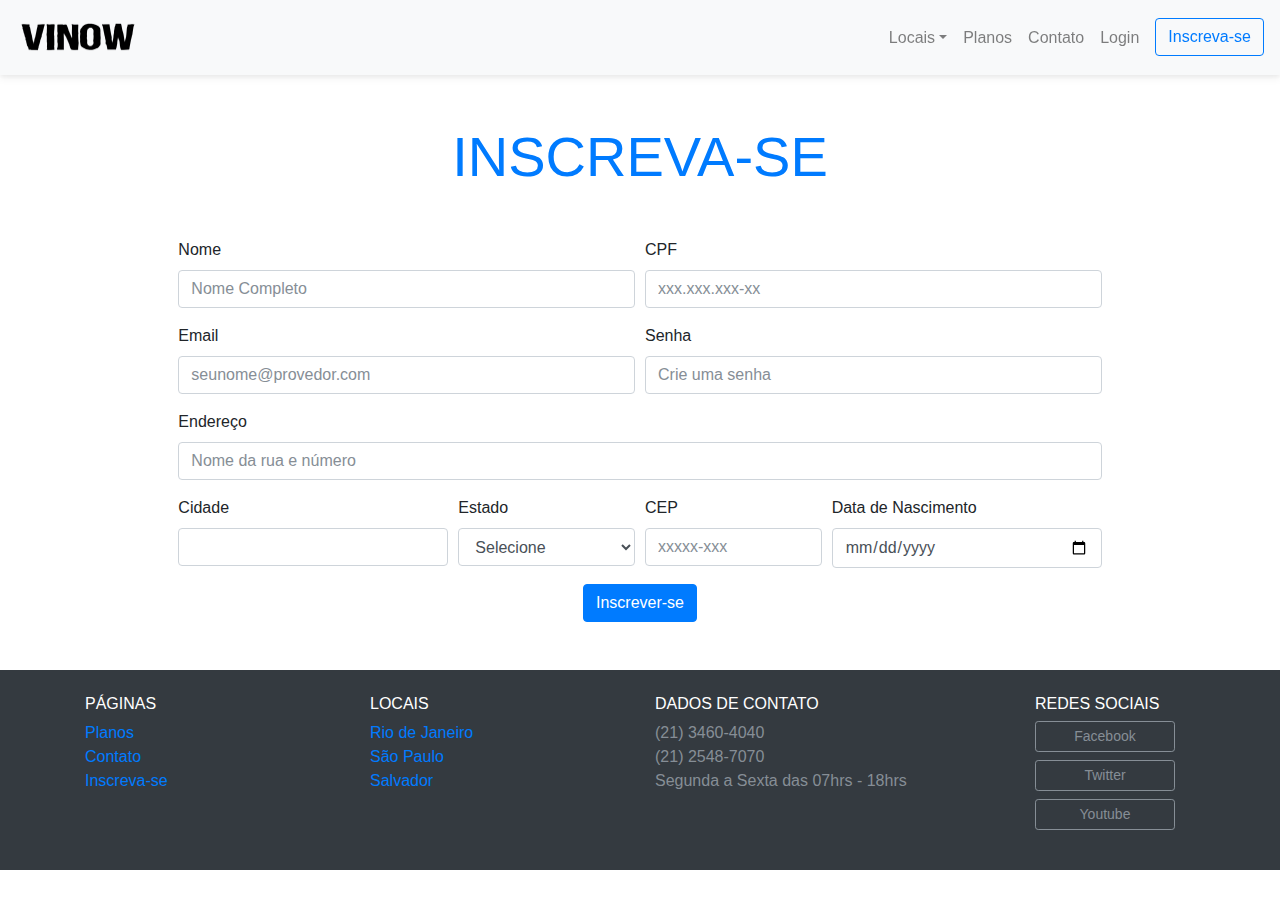
<file: inscricao.html>
<!DOCTYPE html>
<html>

<head>
  <title>Vinow - Inscrição</title>

  <meta charset="utf-8">
  <meta name="viewport" content="width=device-width, initial-scale=1, shrink-to-fit=no">

  <link rel="stylesheet" href="css/bootstrap.css">
  <link rel="stylesheet" href="css/style.css">

</head>

<body>

  <!--  Modal login   -->
  <div class="modal fade" id="modalLogin" tabindex="-1" role="dialog" aria-labelledby="modalLoginTitulo"
    aria-hidden="true">
    <div class="modal-dialog" role="document">
      <div class="modal-content">
        <div class="modal-header">
          <h5 class="modal-title" id="modalLoginTitulo">
            Entre na Sua Conta
          </h5>
          <button type="button" class="close" data-dismiss="modal" aria-label="Close">
            <span aria-hidden="true">&times;</span>
          </button>
        </div>
        <div class="modal-body">
          <div class="form-group">
            <label for="loginEmail">Email</label>
            <input type="email" id="email" class="form-control" id="loginEmail">
          </div>
          <div class="form-group">
            <label for="loginSenha">Senha</label>
            <input type="password" id="senha" class="form-control" id="loginSenha">
          </div>
          <button type="submit" class="btn btn-primary" onclick="logar()">Entrar na Conta</button>
          <small class="form-text text-muted">Esqueceu a senha? <a href="#">Clique aqui</a>.</small>

          <div class="form-group centro mt-2">
            <input type="button" class="btn google" value="Login com o Google">
          </div>

          <div class="form-group centro ">
            <input type="button" class="btn fb" value="Login com o Facebook">
          </div>


        </div>
      </div>
    </div>
  </div>
  <!--  Modal login   -->

  <!-- Modal perfil -->
  <div class="modal fade" tabindex="-1" role="dialog" id="modalperfil">
    <div class="modal-dialog" role="document">
      <div class="modal-content">
        <div class="modal-header">
          <h5 class="modal-title">Meu Perfil</h5>
          <button type="button" class="close" data-dismiss="modal" aria-label="Close">
            <span aria-hidden="true">&times;</span>
          </button>
        </div>
        <div class="modal-body">
          <label for="upload"><img class="d-block m-auto circulo" id="img" class="img-fluid" onclick="mudarfoto()">
            <div id="co"><input type="file" id="upload" class="d-none"></div>
          </label>
          <h3><output id="nome_perfil" class="centro mt-3"></output></h3>
          <div id="dadopesso"></div>
          <section>
            <h3 class="text-center mt-3">Postagens</h3>
            <p class="blockquote mt-3">Viagem hoje para o Rio de Janeiro foi maravilhoso! <small
                class="form-text text-muted">03 de novembro às 20:22</small></p>
            </p>
            <div class="row">
              <div class="centro">
                <img class="img-fluid mb-4 imagemp" src="img/a.jpg" alt="Foto 1">
                <img class="img-fluid mb-4 imagemp" src="img/b.jpg" alt="Foto 1">
                <img class="img-fluid mb-4 imagemp" src="img/c.jpg" alt="Foto 1">
              </div>
            </div>
            <div class="dropdown-divider"></div>
            <p class="blockquote">A melhor viagem que eu fiz foi para paris!<small class="form-text text-muted">28 de
                outubro às 10:45</small></p>
            <div class="row">
              <div class="centro">
                <img class="img-fluid mb-4 imagemp" src="img/d.jpg" alt="Foto 1">
                <img class="img-fluid mb-4 imagemp" src="img/e.jpg" alt="Foto 1">
                <img class="img-fluid mb-4 imagemp" src="img/f.jpg" alt="Foto 1">
              </div>
            </div>
            <div class="dropdown-divider"></div>
          </section>

          <form class="bg-light box-shadow2 form-row centro">
            <h4 class="centro2 h5">Deixe seu comentário</h4>

            <div class="container-3 col-md-9 justify-content-center d-block">
              <p>
                <output id="comenta" class="d-block"></output>
              </p>
            </div>

            <div class="form-group">
              <label for="nomeComent" class="lead">Nome: </label>
              <input type="text" size="50" maxlength="60" id="nomeComent">
            </div>

            <div class="form-group">
              <label for="coment" class="lead">Deixe sua mensagem:</label>
              <input type="text" size="32" id="coment">
            </div>

            <div class="form-group col-4">
              <input type="button" class="btn btn-primary" value="Comentar" onclick="comentario()">
            </div>
          </form>
        </div>
      </div>
    </div>
  </div>
  <!-- Modal Perfil -->

  <nav class="navbar navbar-expand-md navbar-light bg-light fixed-top py-3 box-shadow">
    <a href="index.html" class="navbar-brand">
      <img src="img/vinow.png" class="logo" alt="ViNow">
    </a>

    <button class="navbar-toggler" type="button" data-toggle="collapse" data-target="#navbarSupportedContent"
      aria-controls="navbarSupportedContent" aria-expanded="false" aria-label="Abrir Navegação">
      <span class="navbar-toggler-icon"></span>
    </button>

    <div class="collapse navbar-collapse" id="navbarSupportedContent">
      <ul class="navbar-nav ml-auto">
        <li class="nav-item dropdown">
          <a class="nav-link dropdown-toggle" href="#" id="navbarDropdown" role="button" data-toggle="dropdown"
            aria-haspopup="true" aria-expanded="false">Locais</a>
          <div class="dropdown-menu" aria-labelledby="navbarDropdown">
            <a class="dropdown-item" href="rj.html">Rio de Janeiro</a>
            <a class="dropdown-item" href="sp.html">São Paulo</a>
            <a class="dropdown-item" href="ba.html">Salvador</a>
          </div>
        </li>
        <li class="nav-item">
          <a class="nav-link" href="planos.html">Planos</a>
        </li>
        <li class="nav-item">
          <a class="nav-link" href="contato.html">Contato</a>
        </li>
        <li class="nav-item" id="login">
          <a class="nav-link" href="#" data-toggle="modal" data-target="#modalLogin">Login</a>
        </li>
        <li class="nav-item" id="sair">
          <a class="btn btn-outline-primary ml-md-2" href="inscricao.html">Inscreva-se</a>
        </li>
      </ul>
    </div>
  </nav>

  <section class="container">
    <div class="my-5 text-center">
      <h1 class="display-4 text-primary">INSCREVA-SE</h1>
    </div>
    <div class="form-row centro">
      <div class="form-group col-md-5">
        <label for="inputnome">Nome</label>
        <input type="text" placeholder="Nome Completo" id="inputNome" class="form-control">
      </div>
      <div class="form-group col-md-5">
        <label for="inputcpf">CPF</label>
        <input type="text" placeholder="xxx.xxx.xxx-xx" id="inputCpf" class="form-control">
      </div>
      <div class="form-group col-md-5">
        <label for="inputemail">Email</label>
        <input type="email" placeholder="seunome@provedor.com" id="inputEmail" class="form-control">
      </div>
      <div class="form-group col-md-5">
        <label for="inputsenha">Senha</label>
        <input type="password" placeholder="Crie uma senha" id="inputSenha" class="form-control">
      </div>
      <div class="form-group col-10">
        <label for="inputendereco">Endereço</label>
        <input type="text" placeholder="Nome da rua e número" id="inputEndereco" class="form-control">
      </div>
      <div class="form-group col-md-3">
        <label for="inputcidade">Cidade</label>
        <input type="email" id="inputCidade" class="form-control">
      </div>
      <div class="form-group col-md-2 col-6">
        <label for="estado">Estado</label>
        <select class="form-control" id="estado">
          <option value="selecione">Selecione</option>
          <option value="ac">Acre</option>
          <option value="al">Alagoas</option>
          <option value="ap">Amapá</option>
          <option value="am">Amazonas</option>
          <option value="ba">Bahia</option>
          <option value="ce">Ceará</option>
          <option value="df">Distrito Federal</option>
          <option value="es">Espírito Santo</option>
          <option value="go">Goiás</option>
          <option value="ma">Maranhão</option>
          <option value="mt">Mato Grosso</option>
          <option value="ms">Mato Grosso do Sul</option>
          <option value="mg">Minas Gerais</option>
          <option value="pa">Pará</option>
          <option value="pb">Paraíba</option>
          <option value="pr">Paraná</option>
          <option value="pe">Pernambuco</option>
          <option value="pi">Piauí</option>
          <option value="rj">Rio de Janeiro</option>
          <option value="rn">Rio Grande do Norte</option>
          <option value="rs">Rio Grande do Sul</option>
          <option value="ro">Rondônia</option>
          <option value="rr">Roraima</option>
          <option value="sc">Santa Catarina</option>
          <option value="sp">São Paulo</option>
          <option value="se">Sergipe</option>
          <option value="to">Tocantins</option>
        </select>
      </div>
      <div class="form-group col-md-2 col-6">
        <label for="inputCep">CEP</label>
        <input type="email" id="inputCep" placeholder="xxxxx-xxx" class="form-control">
      </div>
      <div class="form-group col-md-3 col-6">
        <label for="inputcep">Data de Nascimento</label>
        <input type="date" id="inputData" class="form-control">
      </div>
    </div>
    <button class="btn btn-primary d-block m-auto" onclick="inscreva()" data-toggle="modal"
      data-target="#sucesso">Inscrever-se</button>
  </section>

  <div class="modal fade " tabindex="-1" role="dialog" id="sucesso">
    <div class="modal-dialog " role="document">

      <div class="modal-body alert alert-success">
        <p class="text-center text-dark">Cadastrado com sucesso!</p>

      </div>
    </div>
  </div>

  <footer class="bg-dark text-white mt-5">
    <div class="container py-4">
      <div class="row">
        <div class="col-md-3 col-6">
          <h4 class="h6">PÁGINAS</h4>
          <ul class="list-unstyled">
            <li><a href="planos.html">Planos</a></li>
            <li><a href="contato.html">Contato</a></li>
            <li><a href="inscricao.html">Inscreva-se</a></li>
          </ul>
        </div>
        <div class="col-md-3 col-6">
          <h4 class="h6">LOCAIS</h4>
          <ul class="list-unstyled">
            <li><a href="rj.html">Rio de Janeiro</a></li>
            <li><a href="sp.html">São Paulo</a></li>
            <li><a href="ba.html">Salvador</a></li>
          </ul>
        </div>
        <div class="col-md-4">
          <h4 class="h6">DADOS DE CONTATO</h4>
          <ul class="list-unstyled text-secondary">
            <li>(21) 3460-4040</li>
            <li>(21) 2548-7070</li>
            <li>Segunda a Sexta das 07hrs - 18hrs</li>
          </ul>
        </div>
        <div class="col-md-2">
          <h4 class="h6">REDES SOCIAIS</h4>
          <ul class="list-unstyled">
            <li><a class="btn btn-outline-secondary btn-sm btn-block mb-2" href="#"
                style="max-width: 140px">Facebook</a></li>
            <li><a class="btn btn-outline-secondary btn-sm btn-block mb-2" href="#" style="max-width: 140px">Twitter</a>
            </li>
            <li><a class="btn btn-outline-secondary btn-sm btn-block mb-2" href="#" style="max-width: 140px">Youtube</a>
            </li>
          </ul>
        </div>
      </div>
    </div>
  </footer>
  <script type="text/javascript" src="js/jquery-3.2.1.slim.min.js"></script>
  <script type="text/javascript" src="js/popper.min.js"></script>
  <script type="text/javascript" src="js/bootstrap.js"></script>
  <script type="text/javascript" src="js/script.js"></script>
</body>

</html>
</file>
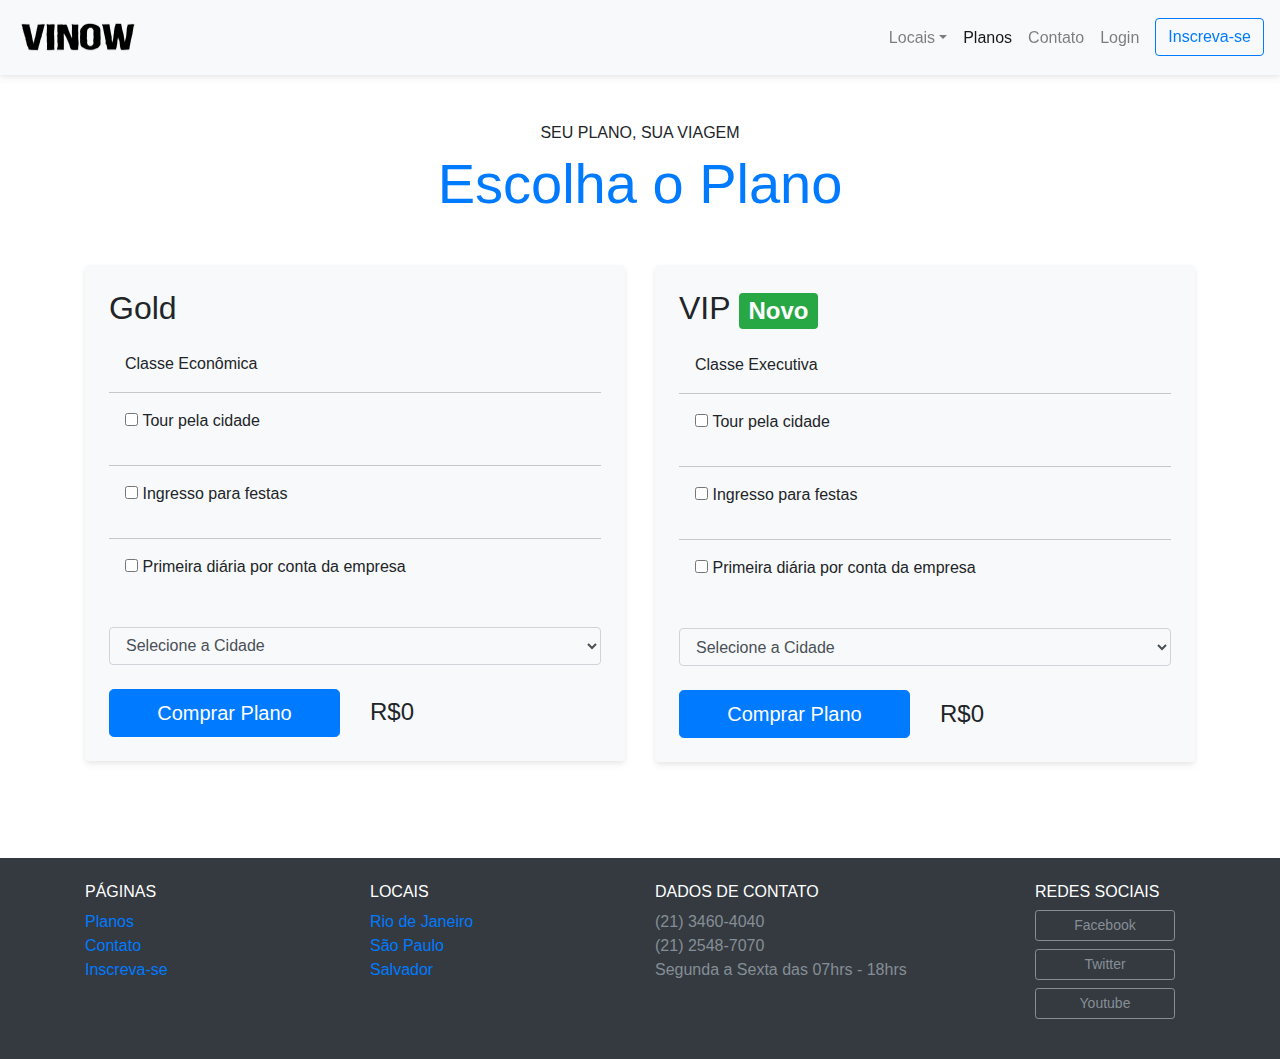
<file: planos.html>
<!DOCTYPE html>
<html>

<head>
  <title>Vinow - Planos</title>

  <meta charset="utf-8">
  <meta name="viewport" content="width=device-width, initial-scale=1, shrink-to-fit=no">

  <link rel="stylesheet" href="css/bootstrap.css">
  <link rel="stylesheet" href="css/style.css">

</head>

<body>

  <!--  Modal   -->


  <div class="modal fade" tabindex="-1" role="dialog" id="modalplano">
    <div class="modal-dialog" role="document">
      <div class="modal-content">
        <div class="modal-header">
          <button type="button" class="close" data-dismiss="modal" aria-label="Close">
            <span aria-hidden="true">&times;</span>
          </button>
        </div>
        <div class="modal-body">
          <p>Obrigado pela Preferencia!</p>
        </div>
      </div>
    </div>
  </div>


  <!--  Modal login   -->
  <div class="modal fade" id="modalLogin" tabindex="-1" role="dialog" aria-labelledby="modalLoginTitulo"
    aria-hidden="true">
    <div class="modal-dialog" role="document">
      <div class="modal-content">
        <div class="modal-header">
          <h5 class="modal-title" id="modalLoginTitulo">
            Entre na Sua Conta
          </h5>
          <button type="button" class="close" data-dismiss="modal" aria-label="Close">
            <span aria-hidden="true">&times;</span>
          </button>
        </div>
        <div class="modal-body">
          <div class="form-group">
            <label for="loginEmail">Email</label>
            <input type="email" id="email" class="form-control" id="loginEmail">
          </div>
          <div class="form-group">
            <label for="loginSenha">Senha</label>
            <input type="password" id="senha" class="form-control" id="loginSenha">
          </div>
          <button type="submit" class="btn btn-primary" onclick="logar()">Entrar na Conta</button>
          <small class="form-text text-muted">Esqueceu a senha? <a href="#">Clique aqui</a>.</small>

          <div class="form-group centro mt-2">
            <input type="button" class="btn google" value="Login com o Google">
          </div>

          <div class="form-group centro ">
            <input type="button" class="btn fb" value="Login com o Facebook">
          </div>


        </div>
      </div>
    </div>
  </div>
  <!--  Modal login   -->

  <!-- Modal perfil -->
  <div class="modal fade" tabindex="-1" role="dialog" id="modalperfil">
    <div class="modal-dialog" role="document">
      <div class="modal-content">
        <div class="modal-header">
          <h5 class="modal-title">Meu Perfil</h5>
          <button type="button" class="close" data-dismiss="modal" aria-label="Close">
            <span aria-hidden="true">&times;</span>
          </button>
        </div>
        <div class="modal-body">
          <label for="upload"><img class="d-block m-auto circulo" id="img" class="img-fluid" onclick="mudarfoto()">
            <div id="co"><input type="file" id="upload" class="d-none"></div>
          </label>
          <h3><output id="nome_perfil" class="centro mt-3"></output></h3>
          <div id="dadopesso"></div>
          <section>
            <h3 class="text-center mt-3">Postagens</h3>
            <p class="blockquote mt-3">Viagem hoje para o Rio de Janeiro foi maravilhoso! <small
                class="form-text text-muted">03 de novembro às 20:22</small></p>
            </p>
            <div class="row">
              <div class="centro">
                <img class="img-fluid mb-4 imagemp" src="img/a.jpg" alt="Foto 1">
                <img class="img-fluid mb-4 imagemp" src="img/b.jpg" alt="Foto 1">
                <img class="img-fluid mb-4 imagemp" src="img/c.jpg" alt="Foto 1">
              </div>
            </div>
            <div class="dropdown-divider"></div>
            <p class="blockquote">A melhor viagem que eu fiz foi para paris!<small class="form-text text-muted">28 de
                outubro às 10:45</small></p>
            <div class="row">
              <div class="centro">
                <img class="img-fluid mb-4 imagemp" src="img/d.jpg" alt="Foto 1">
                <img class="img-fluid mb-4 imagemp" src="img/e.jpg" alt="Foto 1">
                <img class="img-fluid mb-4 imagemp" src="img/f.jpg" alt="Foto 1">
              </div>
            </div>
            <div class="dropdown-divider"></div>
          </section>

          <form class="bg-light box-shadow2 form-row centro">
            <h4 class="centro2 h5">Deixe seu comentário</h4>

            <div class="container-3 col-md-9 justify-content-center d-block">
              <p>
                <output id="comenta" class="d-block"></output>
              </p>
            </div>

            <div class="form-group">
              <label for="nomeComent" class="lead">Nome: </label>
              <input type="text" size="50" maxlength="60" id="nomeComent">
            </div>

            <div class="form-group">
              <label for="coment" class="lead">Deixe sua mensagem:</label>
              <input type="text" size="32" id="coment">
            </div>

            <div class="form-group col-4">
              <input type="button" class="btn btn-primary" value="Comentar" onclick="comentario()">
            </div>
          </form>
        </div>
      </div>
    </div>
  </div>
  <!-- Modal Perfil -->

  <nav class="navbar navbar-expand-md navbar-light bg-light fixed-top py-3 box-shadow">
    <a href="index.html" class="navbar-brand">
      <img src="img/vinow.png" class="logo" alt="ViNow">
    </a>

    <button class="navbar-toggler" type="button" data-toggle="collapse" data-target="#navbarSupportedContent"
      aria-controls="navbarSupportedContent" aria-expanded="false" aria-label="Abrir Navegação">
      <span class="navbar-toggler-icon"></span>
    </button>

    <div class="collapse navbar-collapse" id="navbarSupportedContent">
      <ul class="navbar-nav ml-auto">
        <li class="nav-item dropdown">
          <a class="nav-link dropdown-toggle" href="#" id="navbarDropdown" role="button" data-toggle="dropdown"
            aria-haspopup="true" aria-expanded="false">Locais</a>
          <div class="dropdown-menu" aria-labelledby="navbarDropdown">
            <a class="dropdown-item" href="rj.html">Rio de Janeiro</a>
            <a class="dropdown-item" href="sp.html">São Paulo</a>
            <a class="dropdown-item" href="ba.html">Salvador</a>
          </div>
        </li>
        <li class="nav-item">
          <a class="nav-link active" href="planos.html">Planos</a>
        </li>
        <li class="nav-item">
          <a class="nav-link" href="contato.html">Contato</a>
        </li>
        <li class="nav-item" id="login">
          <a class="nav-link" href="#" data-toggle="modal" data-target="#modalLogin">Login</a>
        </li>
        <li class="nav-item" id="sair">
          <a class="btn btn-outline-primary ml-md-2" href="inscricao.html">Inscreva-se</a>
        </li>
      </ul>
    </div>
  </nav>

  <section class="container">
    <div class="text-center my-5">
      <span class="h6 d-block">SEU PLANO, SUA VIAGEM</span>
      <h1 class="display-4 text-primary">Escolha o Plano</h1>
    </div>
    <div class="row">
      <div class="col-md mb-5" id="gold">
        <div class="bg-light rounded p-4 box-shadow">
          <h2>Gold</h2>
          <ul class="list-unstyled linha">
            <li>Classe Econômica</li>
            <li>
              <div class="form-check">
                <input type="checkbox" id="tourr">
                <label for="tourr">Tour pela cidade</label>
              </div>
            </li>

            <li>
              <div class="form-check">
                <input type="checkbox" id="ingressoo">
                <label for="ingressoo">Ingresso para festas</label>
              </div>
            </li>

            <li>
              <div class="form-check">
                <input type="checkbox" id="diariaa">
                <label for="diariaa">Primeira diária por conta da empresa</label>
              </div>
            </li>
          </ul>

          <form action="">
            <div class="form-group">
              <select id="cidade" class="form-control bg-light">
                <option value="selecione">Selecione a Cidade</option>
                <option value="rj">Rio de Janeiro</option>
                <option value="sp">São Paulo</option>
                <option value="sa">Salvador</option>
              </select>
            </div>
          </form>
          <div class="row align-items-center mt-4">
            <div class="col">
              <a href="#" class="btn btn-primary btn-lg btn-block" data-toggle="modal" data-target="#modalplano">Comprar
                Plano</a>
            </div>
            <div class="col">
              <span class="h4">R$<output id="total">0</output></span>
            </div>
          </div>
        </div>
      </div>

      <div class="col-md mb-5" id="vip">
        <div class="bg-light rounded p-4 box-shadow">
          <h2>VIP <span class="badge badge-success">Novo</span></h2>
          <ul class="list-unstyled linha">
            <li>Classe Executiva</li>
            <li>
              <div class="form-check">
                <input type="checkbox" id="tour">
                <label for="tour">Tour pela cidade</label>
              </div>
            </li>

            <li>
              <div class="form-check">
                <input type="checkbox" id="ingresso">
                <label for="ingresso">Ingresso para festas</label>
              </div>
            </li>

            <li>
              <div class="form-check">
                <input type="checkbox" id="diaria">
                <label for="diaria">Primeira diária por conta da empresa</label>
              </div>
            </li>
          </ul>

          <form action="">
            <div class="form-group">
              <select id="cidadesa" class="form-control bg-light">
                <option value="selecione">Selecione a Cidade</option>
                <option value="rj">Rio de Janeiro</option>
                <option value="sp">São Paulo</option>
                <option value="sa">Salvador</option>
              </select>
            </div>
          </form>
          <div class="row align-items-center mt-4">
            <div class="col">
              <a href="#" class="btn btn-primary btn-lg btn-block" data-toggle="modal" data-target="#modalplano">Comprar
                Plano</a>
            </div>
            <div class="col">
              <span class="h4">R$<output id="totala">0</output></span>
            </div>
          </div>
        </div>
      </div>
    </div>
  </section>

  <footer class="bg-dark text-white mt-5">
    <div class="container py-4">
      <div class="row">
        <div class="col-md-3 col-6">
          <h4 class="h6">PÁGINAS</h4>
          <ul class="list-unstyled">
            <li><a href="planos.html">Planos</a></li>
            <li><a href="contato.html">Contato</a></li>
            <li><a href="inscricao.html">Inscreva-se</a></li>
          </ul>
        </div>
        <div class="col-md-3 col-6">
          <h4 class="h6">LOCAIS</h4>
          <ul class="list-unstyled">
            <li><a href="rj.html">Rio de Janeiro</a></li>
            <li><a href="sp.html">São Paulo</a></li>
            <li><a href="ba.html">Salvador</a></li>
          </ul>
        </div>
        <div class="col-md-4">
          <h4 class="h6">DADOS DE CONTATO</h4>
          <ul class="list-unstyled text-secondary">
            <li>(21) 3460-4040</li>
            <li>(21) 2548-7070</li>
            <li>Segunda a Sexta das 07hrs - 18hrs</li>
          </ul>
        </div>
        <div class="col-md-2">
          <h4 class="h6">REDES SOCIAIS</h4>
          <ul class="list-unstyled">
            <li><a class="btn btn-outline-secondary btn-sm btn-block mb-2" href="#"
                style="max-width: 140px">Facebook</a></li>
            <li><a class="btn btn-outline-secondary btn-sm btn-block mb-2" href="#" style="max-width: 140px">Twitter</a>
            </li>
            <li><a class="btn btn-outline-secondary btn-sm btn-block mb-2" href="#" style="max-width: 140px">Youtube</a>
            </li>
          </ul>
        </div>
      </div>
    </div>
  </footer>

  <script src="js/popper.min.js"></script>
  <script src="js/jquery-3.2.1.slim.min.js"></script>
  <script src="js/bootstrap.js"></script>
  <script type="text/javascript" src="js/script.js"></script>
</body>

</html>
</file>
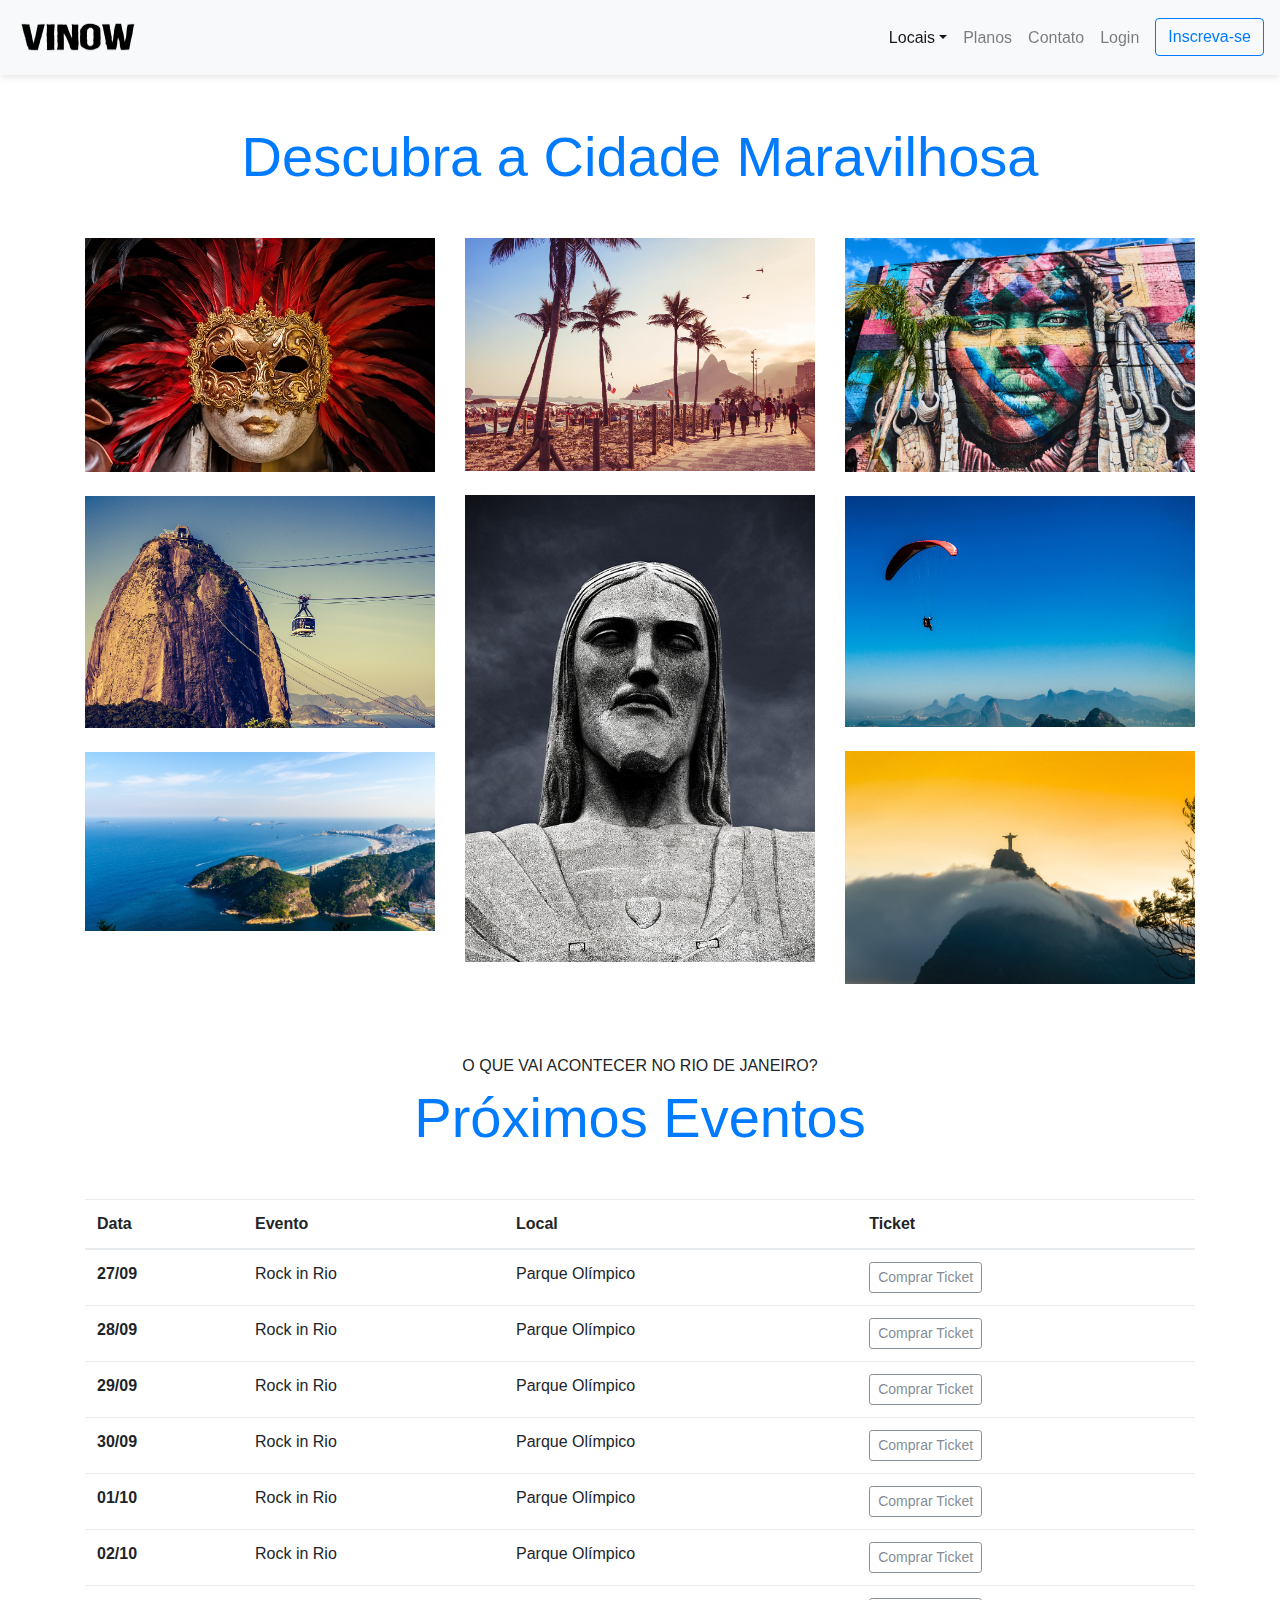
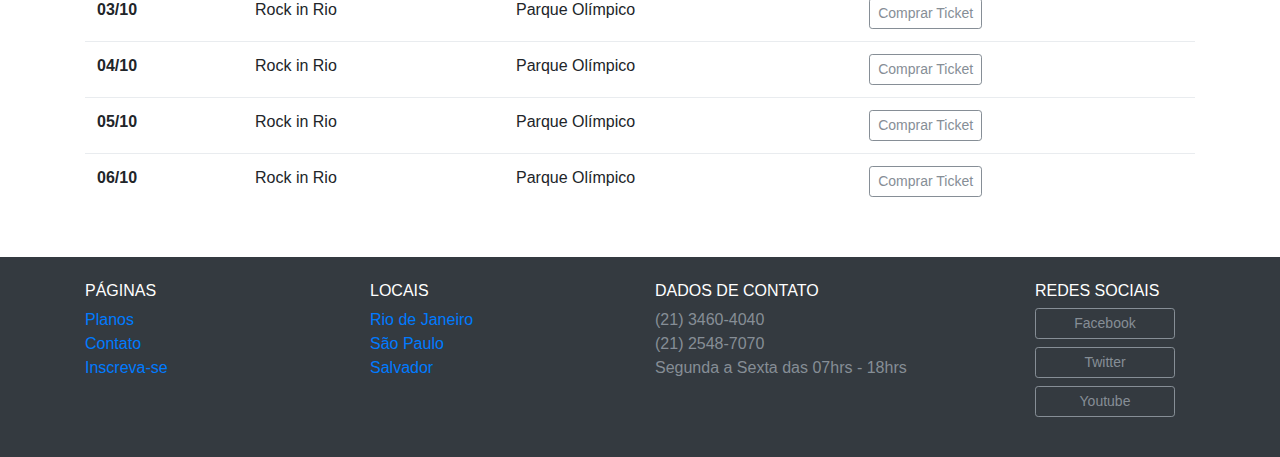
<file: rj.html>
<!DOCTYPE html>
<html>

<head>
  <title>Vinow - Rio de Janeiro</title>

  <meta charset="utf-8">
  <meta name="viewport" content="width=device-width, initial-scale=1, shrink-to-fit=no">

  <link rel="stylesheet" href="css/bootstrap.css">
  <link rel="stylesheet" href="css/style.css">

</head>

<body>

  <!--  Modal login   -->
  <div class="modal fade" id="modalLogin" tabindex="-1" role="dialog" aria-labelledby="modalLoginTitulo"
    aria-hidden="true">
    <div class="modal-dialog" role="document">
      <div class="modal-content">
        <div class="modal-header">
          <h5 class="modal-title" id="modalLoginTitulo">
            Entre na Sua Conta
          </h5>
          <button type="button" class="close" data-dismiss="modal" aria-label="Close">
            <span aria-hidden="true">&times;</span>
          </button>
        </div>
        <div class="modal-body">
          <div class="form-group">
            <label for="loginEmail">Email</label>
            <input type="email" id="email" class="form-control" id="loginEmail">
          </div>
          <div class="form-group">
            <label for="loginSenha">Senha</label>
            <input type="password" id="senha" class="form-control" id="loginSenha">
          </div>
          <button type="submit" class="btn btn-primary" onclick="logar()">Entrar na Conta</button>
          <small class="form-text text-muted">Esqueceu a senha? <a href="#">Clique aqui</a>.</small>

          <div class="form-group centro mt-2">
            <input type="button" class="btn google" value="Login com o Google">
          </div>

          <div class="form-group centro ">
            <input type="button" class="btn fb" value="Login com o Facebook">
          </div>


        </div>
      </div>
    </div>
  </div>
  <!--  Modal login   -->

  <!-- Modal perfil -->
  <div class="modal fade" tabindex="-1" role="dialog" id="modalperfil">
    <div class="modal-dialog" role="document">
      <div class="modal-content">
        <div class="modal-header">
          <h5 class="modal-title">Meu Perfil</h5>
          <button type="button" class="close" data-dismiss="modal" aria-label="Close">
            <span aria-hidden="true">&times;</span>
          </button>
        </div>
        <div class="modal-body">
          <label for="upload"><img class="d-block m-auto circulo" id="img" class="img-fluid" onclick="mudarfoto()">
            <div id="co"><input type="file" id="upload" class="d-none"></div>
          </label>
          <h3><output id="nome_perfil" class="centro mt-3"></output></h3>
          <div id="dadopesso"></div>
          <section>
            <h3 class="text-center mt-3">Postagens</h3>
            <p class="blockquote mt-3">Viagem hoje para o Rio de Janeiro foi maravilhoso! <small
                class="form-text text-muted">03 de novembro às 20:22</small></p>
            </p>
            <div class="row">
              <div class="centro">
                <img class="img-fluid mb-4 imagemp" src="img/a.jpg" alt="Foto 1">
                <img class="img-fluid mb-4 imagemp" src="img/b.jpg" alt="Foto 1">
                <img class="img-fluid mb-4 imagemp" src="img/c.jpg" alt="Foto 1">
              </div>
            </div>
            <div class="dropdown-divider"></div>
            <p class="blockquote">A melhor viagem que eu fiz foi para paris!<small class="form-text text-muted">28 de
                outubro às 10:45</small></p>
            <div class="row">
              <div class="centro">
                <img class="img-fluid mb-4 imagemp" src="img/d.jpg" alt="Foto 1">
                <img class="img-fluid mb-4 imagemp" src="img/e.jpg" alt="Foto 1">
                <img class="img-fluid mb-4 imagemp" src="img/f.jpg" alt="Foto 1">
              </div>
            </div>
            <div class="dropdown-divider"></div>
          </section>

          <form class="bg-light box-shadow2 form-row centro">
            <h4 class="centro2 h5">Deixe seu comentário</h4>

            <div class="container-3 col-md-9 justify-content-center d-block">
              <p>
                <output id="comenta" class="d-block"></output>
              </p>
            </div>

            <div class="form-group">
              <label for="nomeComent" class="lead">Nome: </label>
              <input type="text" size="50" maxlength="60" id="nomeComent">
            </div>

            <div class="form-group">
              <label for="coment" class="lead">Deixe sua mensagem:</label>
              <input type="text" size="32" id="coment">
            </div>

            <div class="form-group col-4">
              <input type="button" class="btn btn-primary" value="Comentar" onclick="comentario()">
            </div>
          </form>
        </div>
      </div>
    </div>
  </div>
  <!-- Modal Perfil -->

  <div class="modal fade" tabindex="-1" role="dialog" id="modalperfil">
    <div class="modal-dialog" role="document">
      <div class="modal-content">
        <div class="modal-header">
          <h5 class="modal-title">Meu Perfil</h5>
          <button type="button" class="close" data-dismiss="modal" aria-label="Close">
            <span aria-hidden="true">&times;</span>
          </button>
        </div>
        <div class="modal-body">
          <img class="d-block m-auto circulo" id="img" class="img-fluid" onclick="mudarfoto()">
          <div id="co"><input type="file" id="upload"></div>
          <h3><output id="nomee" class="centro mt-3"></output></h3>
          <div class="row">
            <div class="col-7">
              <p>Você tem <output id="idade"></output> anos</p>
              Data de nascimento: <output id="nasc"></output>
            </div>
          </div>
          <section>
            <h3 class="text-center mt-3">Postagens</h3>
            <p>Viagem hoje para o Rio de Janeiro foi maravilhoso!</p>
            <div class="row">
              <div class="centro">
                <img class="img-fluid mb-4 imagemp" src="img/a.jpg" alt="Foto 1">
                <img class="img-fluid mb-4 imagemp" src="img/b.jpg" alt="Foto 1">
                <img class="img-fluid mb-4 imagemp" src="img/c.jpg" alt="Foto 1">
              </div>
            </div>
            <div class="dropdown-divider"></div>
            <p class="blockquote">A melhor viagem que eu fiz foi para paris!</p>
            <div class="row">
              <div class="centro">
                <img class="img-fluid mb-4 imagemp" src="img/d.jpg" alt="Foto 1">
                <img class="img-fluid mb-4 imagemp" src="img/e.jpg" alt="Foto 1">
                <img class="img-fluid mb-4 imagemp" src="img/f.jpg" alt="Foto 1">
              </div>
            </div>

            <div class="dropdown-divider"></div>
          </section>
          <form class="bg-light box-shadow form-row">
            <h4 class="centro2">Deixe seu comentário</h4>

            <div class="form-group col-md-7 mt-3">
              <output id="comenta"></output>
            </div>
            <div class="form-group">
              <label for="nomecoment" class="lead">Nome: </label>
              <input type="text" id="nomecoment">

            </div>
            <div class="form-group">
              <label for="coment" class="lead">Deixe sua mensagem:</label>
              <input type="text" id="coment">
            </div>
            <div class="form-group col-4">
              <input type="button" class="btn btn-primary" value="Comentar" onclick="comentario()">
            </div>
          </form>

        </div>
        <div class="modal-footer">
        </div>
      </div>
    </div>
  </div>

  <!-- modal rir -->

  <div class="modal fade" id="modalTicket" tabindex="-1" role="dialog" aria-labelledby="modalTicketTitulo"
    aria-hidden="true">
    <div class="modal-dialog" role="document">
      <div class="modal-content">
        <div class="modal-header">
          <h5 class="modal-title" id="modalTicketTitulo"><output id="nomem">...</output></h5>
          <button type="button" class="close" data-dismiss="modal" aria-label="Close">
            <span aria-hidden="true">&times;</span>
          </button>
        </div>
        <div class="modal-body">
          <output id="venda"></output>
        </div>
      </div>
    </div>
  </div>


  <!-- Fecha Modal  -->

  <nav class="navbar navbar-expand-md navbar-light bg-light fixed-top py-3 box-shadow">
    <a href="index.html" class="navbar-brand">
      <img src="img/vinow.png" class="logo" alt="ViNow">
    </a>

    <button class="navbar-toggler" type="button" data-toggle="collapse" data-target="#navbarSupportedContent"
      aria-controls="navbarSupportedContent" aria-expanded="false" aria-label="Abrir Navegação">
      <span class="navbar-toggler-icon"></span>
    </button>

    <div class="collapse navbar-collapse" id="navbarSupportedContent">
      <ul class="navbar-nav ml-auto">
        <li class="nav-item dropdown">
          <a class="nav-link dropdown-toggle active" href="#" id="navbarDropdown" role="button" data-toggle="dropdown"
            aria-haspopup="true" aria-expanded="false">Locais</a>
          <div class="dropdown-menu" aria-labelledby="navbarDropdown">
            <a class="dropdown-item" href="rj.html">Rio de Janeiro</a>
            <a class="dropdown-item" href="sp.html">São Paulo</a>
            <a class="dropdown-item" href="ba.html">Salvador</a>
          </div>
        </li>
        <li class="nav-item">
          <a class="nav-link" href="planos.html">Planos</a>
        </li>
        <li class="nav-item">
          <a class="nav-link" href="contato.html">Contato</a>
        </li>
        <li class="nav-item" id="login">
          <a class="nav-link" href="#" data-toggle="modal" data-target="#modalLogin">Login</a>
        </li>
        <li class="nav-item" id="sair">
          <a class="btn btn-outline-primary ml-md-2" href="inscricao.html">Inscreva-se</a>
        </li>
      </ul>
    </div>
  </nav>

  <section class="container">
    <div class="text-center my-5">
      <h1 class="display-4 text-primary">Descubra a Cidade Maravilhosa</h1>
    </div>
    <div class="row">
      <div class="col-md">
        <img class="img-fluid mb-4" src="img/rj/foto-1.jpg" alt="Foto 1">
        <img class="img-fluid mb-4" src="img/rj/foto-2.jpg" alt="Foto 2">
        <img class="img-fluid mb-4" src="img/rj/foto-3.jpg" alt="Foto 3">
      </div>
      <div class="col-md">
        <img class="img-fluid mb-4" src="img/rj/foto-4.jpg" alt="Foto 4">
        <img class="img-fluid mb-4" src="img/rj/foto-5.jpg" alt="Foto 5">
      </div>
      <div class="col-md">
        <img class="img-fluid mb-4" src="img/rj/foto-6.jpg" alt="Foto 6">
        <img class="img-fluid mb-4" src="img/rj/foto-7.jpg" alt="Foto 7">
        <img class="img-fluid mb-4" src="img/rj/foto-8.jpg" alt="Foto 7">
      </div>
    </div>
  </section>
  <section class="container">
    <div class="text-center my-5">
      <span class="h6 d-block">O QUE VAI ACONTECER NO RIO DE JANEIRO?</span>
      <h1 class="display-4 text-primary">Próximos Eventos</h1>
    </div>
    <table class="table table-hover table-responsive-md">
      <thead>
        <tr>
          <th scope="col">Data</th>
          <th scope="col">Evento</th>
          <th scope="col">Local</th>
          <th scope="col">Ticket</th>
        </tr>
      </thead>
      <tbody>
        <tr>
          <th scope="row">27/09</th>
          <td>Rock in Rio</td>
          <td>Parque Olímpico</td>
          <td><a href="#" class="btn btn-outline-secondary btn-sm" data-toggle="modal" data-target="#modalTicket"
              onclick="aticket('r27')">Comprar Ticket</a></td>
        </tr>
        <tr>
          <th scope="row">28/09</th>
          <td>Rock in Rio</td>
          <td>Parque Olímpico</td>
          <td><a href="#" class="btn btn-outline-secondary btn-sm" data-toggle="modal" data-target="#modalTicket"
              onclick="aticket('r28')">Comprar Ticket</a></td>
        </tr>
        <tr>
          <th scope="row">29/09</th>
          <td>Rock in Rio</td>
          <td>Parque Olímpico</td>
          <td><a href="#" class="btn btn-outline-secondary btn-sm" data-toggle="modal" data-target="#modalTicket"
              onclick="aticket('r29')">Comprar Ticket</a></td>
        </tr>
        <tr>
          <th scope="row">30/09</th>
          <td>Rock in Rio</td>
          <td>Parque Olímpico</td>
          <td><a href="#" class="btn btn-outline-secondary btn-sm" data-toggle="modal" data-target="#modalTicket"
              onclick="aticket('r30')">Comprar Ticket</a></td>
        </tr>
        <tr>
          <th scope="row">01/10</th>
          <td>Rock in Rio</td>
          <td>Parque Olímpico</td>
          <td><a href="#" class="btn btn-outline-secondary btn-sm" data-toggle="modal" data-target="#modalTicket"
              onclick="aticket('r01')">Comprar Ticket</a></td>
        </tr>
        <tr>
          <th scope="row">02/10</th>
          <td>Rock in Rio</td>
          <td>Parque Olímpico</td>
          <td><a href="#" class="btn btn-outline-secondary btn-sm" data-toggle="modal" data-target="#modalTicket"
              onclick="aticket('r02')">Comprar Ticket</a></td>
        </tr>
        <tr>
          <th scope="row">03/10</th>
          <td>Rock in Rio</td>
          <td>Parque Olímpico</td>
          <td><a href="#" class="btn btn-outline-secondary btn-sm" data-toggle="modal" data-target="#modalTicket"
              onclick="aticket('r03')">Comprar Ticket</a></td>
        </tr>
        <tr>
          <th scope="row">04/10</th>
          <td>Rock in Rio</td>
          <td>Parque Olímpico</td>
          <td><a href="#" class="btn btn-outline-secondary btn-sm" data-toggle="modal" data-target="#modalTicket"
              onclick="aticket('r04')">Comprar Ticket</a></td>
        </tr>
        <tr>
          <th scope="row">05/10</th>
          <td>Rock in Rio</td>
          <td>Parque Olímpico</td>
          <td><a href="#" class="btn btn-outline-secondary btn-sm" data-toggle="modal" data-target="#modalTicket"
              onclick="aticket('r05')">Comprar Ticket</a></td>
        </tr>
        <tr>
          <th scope="row">06/10</th>
          <td>Rock in Rio</td>
          <td>Parque Olímpico</td>
          <td><a href="#" class="btn btn-outline-secondary btn-sm" data-toggle="modal" data-target="#modalTicket"
              onclick="aticket('r06')">Comprar Ticket</a></td>
        </tr>
      </tbody>
    </table>
  </section>

  <footer class="bg-dark text-white mt-5">
    <div class="container py-4">
      <div class="row">
        <div class="col-md-3 col-6">
          <h4 class="h6">PÁGINAS</h4>
          <ul class="list-unstyled">
            <li><a href="planos.html">Planos</a></li>
            <li><a href="contato.html">Contato</a></li>
            <li><a href="inscricao.html">Inscreva-se</a></li>
          </ul>
        </div>
        <div class="col-md-3 col-6">
          <h4 class="h6">LOCAIS</h4>
          <ul class="list-unstyled">
            <li><a href="rj.html">Rio de Janeiro</a></li>
            <li><a href="sp.html">São Paulo</a></li>
            <li><a href="ba.html">Salvador</a></li>
          </ul>
        </div>
        <div class="col-md-4">
          <h4 class="h6">DADOS DE CONTATO</h4>
          <ul class="list-unstyled text-secondary">
            <li>(21) 3460-4040</li>
            <li>(21) 2548-7070</li>
            <li>Segunda a Sexta das 07hrs - 18hrs</li>
          </ul>
        </div>
        <div class="col-md-2">
          <h4 class="h6">REDES SOCIAIS</h4>
          <ul class="list-unstyled">
            <li><a class="btn btn-outline-secondary btn-sm btn-block mb-2" href="#"
                style="max-width: 140px">Facebook</a></li>
            <li><a class="btn btn-outline-secondary btn-sm btn-block mb-2" href="#" style="max-width: 140px">Twitter</a>
            </li>
            <li><a class="btn btn-outline-secondary btn-sm btn-block mb-2" href="#" style="max-width: 140px">Youtube</a>
            </li>
          </ul>
        </div>
      </div>
    </div>
  </footer>

  <script type="text/javascript" src="js/jquery-3.2.1.slim.min.js"></script>
  <script type="text/javascript" src="js/popper.min.js"></script>
  <script type="text/javascript" src="js/bootstrap.js"></script>
  <script type="text/javascript" src="js/script.js"></script>
</body>

</html>
</file>
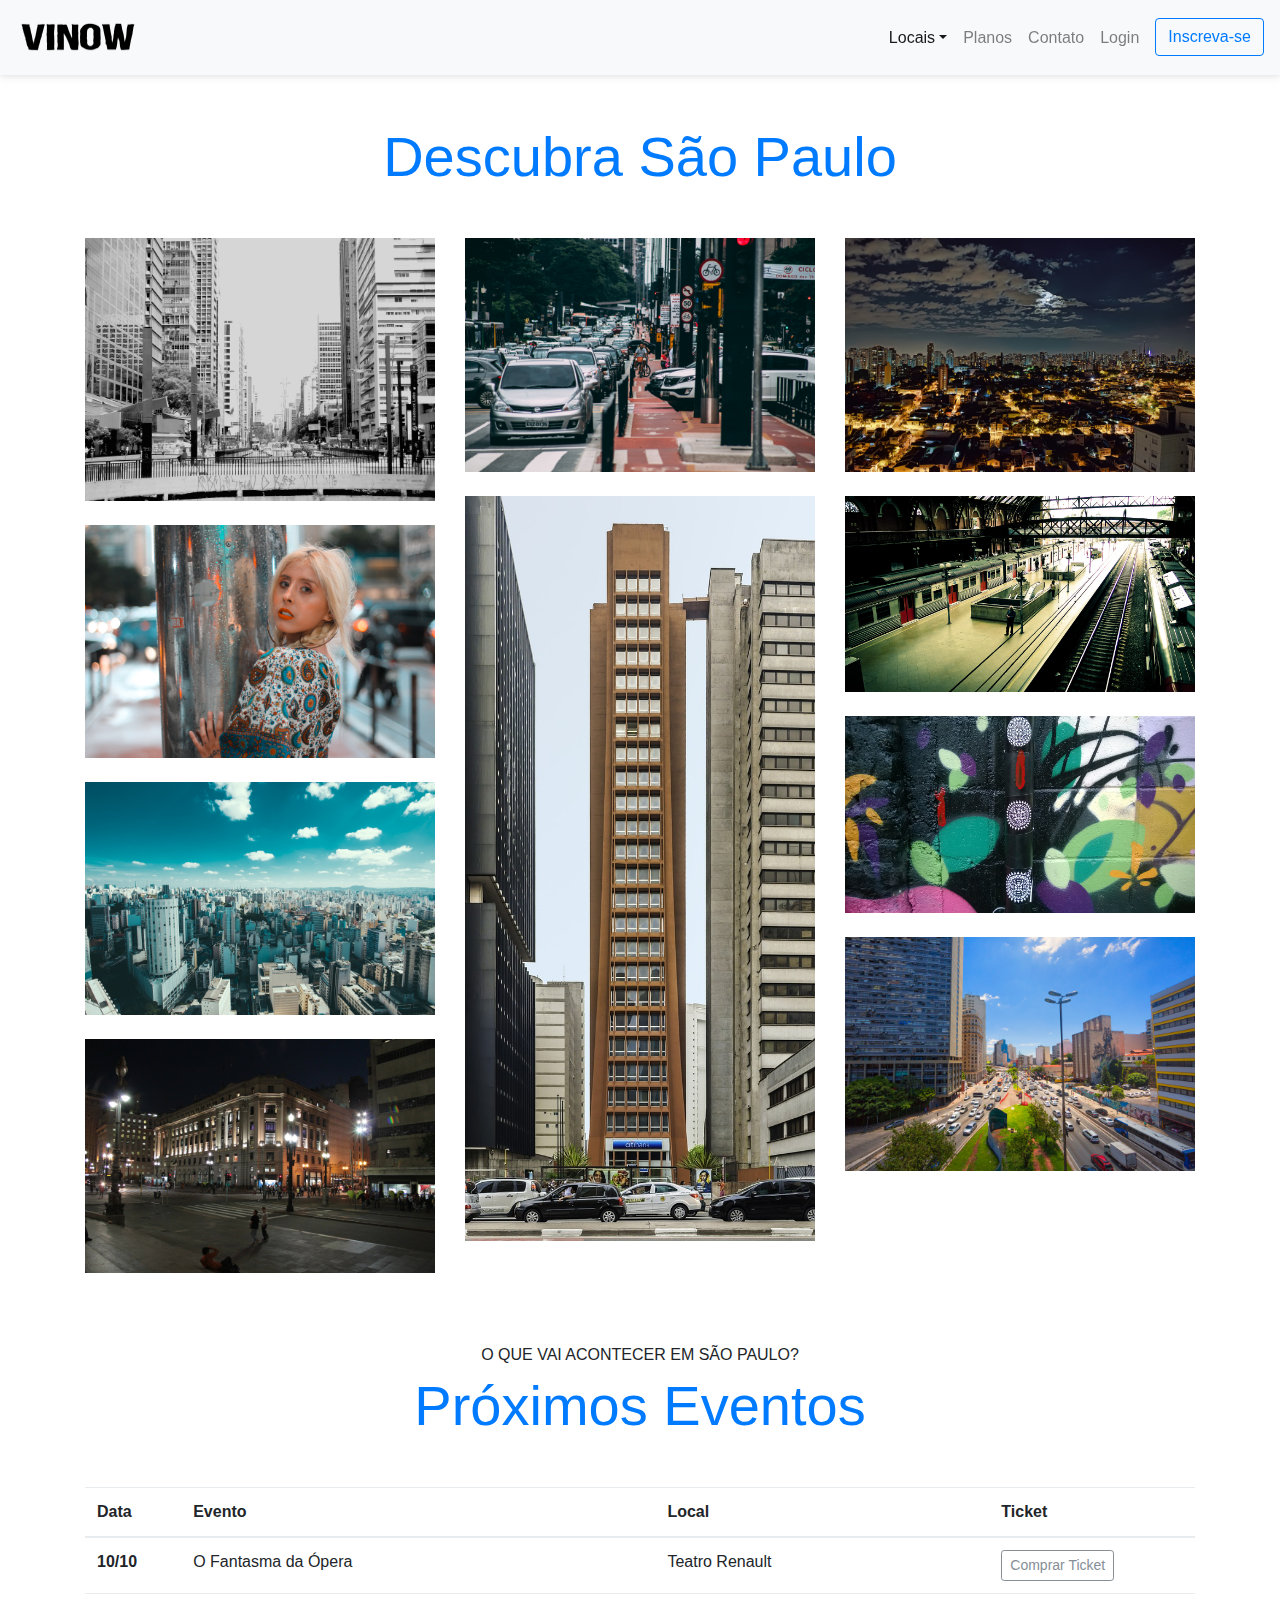
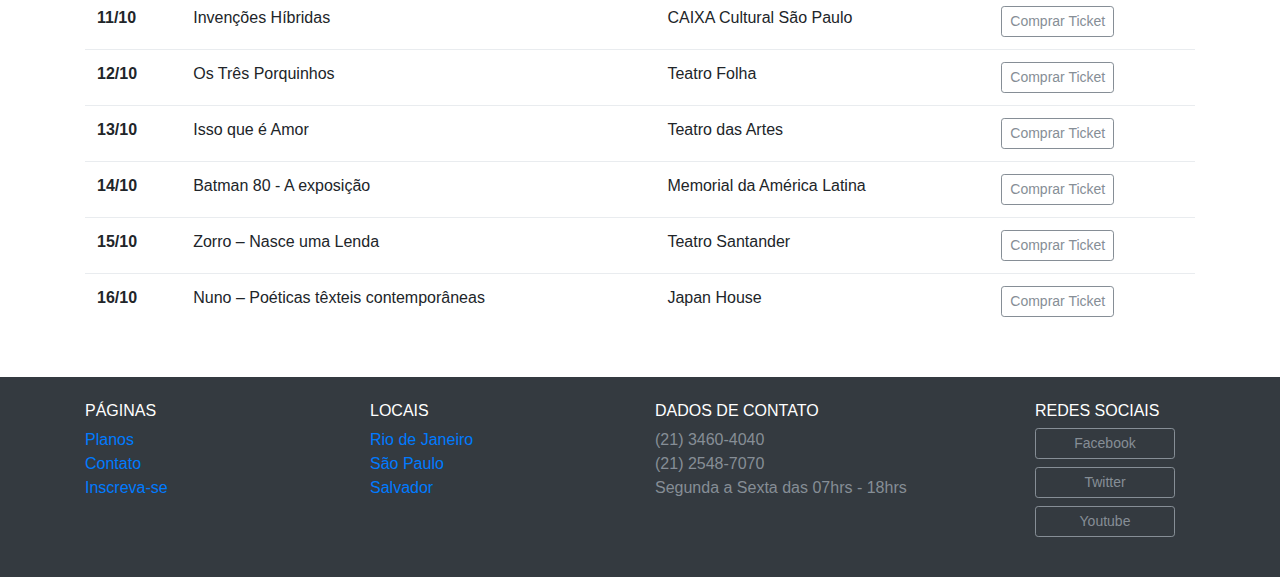
<file: sp.html>
<!DOCTYPE html>
<html>

<head>
  <title>Vinow - São Paulo</title>

  <meta charset="utf-8">
  <meta name="viewport" content="width=device-width, initial-scale=1, shrink-to-fit=no">

  <link rel="stylesheet" href="css/bootstrap.css">
  <link rel="stylesheet" href="css/style.css">

</head>

<body>

  <!--  Modal   -->



  <!--  Modal login   -->
  <div class="modal fade" id="modalLogin" tabindex="-1" role="dialog" aria-labelledby="modalLoginTitulo"
    aria-hidden="true">
    <div class="modal-dialog" role="document">
      <div class="modal-content">
        <div class="modal-header">
          <h5 class="modal-title" id="modalLoginTitulo">
            Entre na Sua Conta
          </h5>
          <button type="button" class="close" data-dismiss="modal" aria-label="Close">
            <span aria-hidden="true">&times;</span>
          </button>
        </div>
        <div class="modal-body">
          <div class="form-group">
            <label for="loginEmail">Email</label>
            <input type="email" id="email" class="form-control" id="loginEmail">
          </div>
          <div class="form-group">
            <label for="loginSenha">Senha</label>
            <input type="password" id="senha" class="form-control" id="loginSenha">
          </div>
          <button type="submit" class="btn btn-primary" onclick="logar()">Entrar na Conta</button>
          <small class="form-text text-muted">Esqueceu a senha? <a href="#">Clique aqui</a>.</small>

          <div class="form-group centro mt-2">
            <input type="button" class="btn google" value="Login com o Google">
          </div>

          <div class="form-group centro ">
            <input type="button" class="btn fb" value="Login com o Facebook">
          </div>


        </div>
      </div>
    </div>
  </div>
  <!--  Modal login   -->

  <!-- Modal perfil -->
  <div class="modal fade" tabindex="-1" role="dialog" id="modalperfil">
    <div class="modal-dialog" role="document">
      <div class="modal-content">
        <div class="modal-header">
          <h5 class="modal-title">Meu Perfil</h5>
          <button type="button" class="close" data-dismiss="modal" aria-label="Close">
            <span aria-hidden="true">&times;</span>
          </button>
        </div>
        <div class="modal-body">
          <label for="upload"><img class="d-block m-auto circulo" id="img" class="img-fluid" onclick="mudarfoto()">
            <div id="co"><input type="file" id="upload" class="d-none"></div>
          </label>
          <h3><output id="nome_perfil" class="centro mt-3"></output></h3>
          <div id="dadopesso"></div>
          <section>
            <h3 class="text-center mt-3">Postagens</h3>
            <p class="blockquote mt-3">Viagem hoje para o Rio de Janeiro foi maravilhoso! <small
                class="form-text text-muted">03 de novembro às 20:22</small></p>
            </p>
            <div class="row">
              <div class="centro">
                <img class="img-fluid mb-4 imagemp" src="img/a.jpg" alt="Foto 1">
                <img class="img-fluid mb-4 imagemp" src="img/b.jpg" alt="Foto 1">
                <img class="img-fluid mb-4 imagemp" src="img/c.jpg" alt="Foto 1">
              </div>
            </div>
            <div class="dropdown-divider"></div>
            <p class="blockquote">A melhor viagem que eu fiz foi para paris!<small class="form-text text-muted">28 de
                outubro às 10:45</small></p>
            <div class="row">
              <div class="centro">
                <img class="img-fluid mb-4 imagemp" src="img/d.jpg" alt="Foto 1">
                <img class="img-fluid mb-4 imagemp" src="img/e.jpg" alt="Foto 1">
                <img class="img-fluid mb-4 imagemp" src="img/f.jpg" alt="Foto 1">
              </div>
            </div>
            <div class="dropdown-divider"></div>
          </section>

          <form class="bg-light box-shadow2 form-row centro">
            <h4 class="centro2 h5">Deixe seu comentário</h4>

            <div class="container-3 col-md-9 justify-content-center d-block">
              <p>
                <output id="comentSaida" class="d-block"></output>
              </p>
            </div>

            <div class="form-group">
              <label for="nomeComent" class="lead">Nome: </label>
              <input type="text" size="50" maxlength="60" id="nomeComent">
            </div>

            <div class="form-group">
              <label for="message" class="lead">Deixe sua mensagem:</label>
              <input type="text" size="32" id="coment">
            </div>

            <div class="form-group col-4">
              <input type="button" class="btn btn-primary" value="Comentar" onclick="comentario()">
            </div>
          </form>
        </div>
      </div>
    </div>
  </div>
  <!-- Modal Perfil -->
  <!-- modal rir -->
  <div class="modal fade" id="modalTicket" tabindex="-1" role="dialog" aria-labelledby="modalTicketTitulo"
    aria-hidden="true">
    <div class="modal-dialog" role="document">
      <div class="modal-content">
        <div class="modal-header">
          <h5 class="modal-title" id="modalTicketTitulo"><output id="nomem">...</output></h5>
          <button type="button" class="close" data-dismiss="modal" aria-label="Close">
            <span aria-hidden="true">&times;</span>
          </button>
        </div>
        <div class="modal-body">
          <output id="venda"></output>
        </div>
      </div>
    </div>
  </div>
  <!-- Modal Rir -->

  <nav class="navbar navbar-expand-md navbar-light bg-light fixed-top py-3 box-shadow">
    <a href="index.html" class="navbar-brand">
      <img src="img/vinow.png" class="logo" alt="ViNow">
    </a>

    <button class="navbar-toggler" type="button" data-toggle="collapse" data-target="#navbarSupportedContent"
      aria-controls="navbarSupportedContent" aria-expanded="false" aria-label="Abrir Navegação">
      <span class="navbar-toggler-icon"></span>
    </button>

    <div class="collapse navbar-collapse" id="navbarSupportedContent">
      <ul class="navbar-nav ml-auto">
        <li class="nav-item dropdown">
          <a class="nav-link dropdown-toggle active" href="#" id="navbarDropdown" role="button" data-toggle="dropdown"
            aria-haspopup="true" aria-expanded="false">Locais</a>
          <div class="dropdown-menu" aria-labelledby="navbarDropdown">
            <a class="dropdown-item" href="rj.html">Rio de Janeiro</a>
            <a class="dropdown-item" href="sp.html">São Paulo</a>
            <a class="dropdown-item" href="ba.html">Salvador</a>
          </div>
        </li>
        <li class="nav-item">
          <a class="nav-link" href="planos.html">Planos</a>
        </li>
        <li class="nav-item">
          <a class="nav-link" href="contato.html">Contato</a>
        </li>
        <li class="nav-item" id="login">
          <a class="nav-link" href="#" data-toggle="modal" data-target="#modalLogin">Login</a>
        </li>
        <li class="nav-item" id="sair">
          <a class="btn btn-outline-primary ml-md-2" href="inscricao.html">Inscreva-se</a>
        </li>
      </ul>
    </div>
  </nav>

  <section class="container">
    <div class="text-center my-5">
      <h1 class="display-4 text-primary">Descubra São Paulo</h1>
    </div>
    <div class="row">
      <div class="col-md">
        <img class="img-fluid mb-4" src="img/sp/foto-1.jpg" alt="Foto 1">
        <img class="img-fluid mb-4" src="img/sp/foto-2.jpg" alt="Foto 2">
        <img class="img-fluid mb-4" src="img/sp/foto-3.jpg" alt="Foto 3">
        <img class="img-fluid mb-4" src="img/sp/foto-9.jpg" alt="Foto 9">
      </div>
      <div class="col-md">
        <img class="img-fluid mb-4" src="img/sp/foto-4.jpg" alt="Foto 4">
        <img class="img-fluid mb-4" src="img/sp/foto-5.jpg" alt="Foto 5">
      </div>
      <div class="col-md">
        <img class="img-fluid mb-4" src="img/sp/foto-6.jpg" alt="Foto 6">
        <img class="img-fluid mb-4" src="img/sp/foto-7.jpg" alt="Foto 7">
        <img class="img-fluid mb-4" src="img/sp/foto-8.jpg" alt="Foto 8">
        <img class="img-fluid mb-4" src="img/sp/foto-10.jpg" alt="Foto 10">
      </div>
    </div>
  </section>

  <section class="container">
    <div class="text-center my-5">
      <span class="h6 d-block">O QUE VAI ACONTECER EM SÃO PAULO?</span>
      <h1 class="display-4 text-primary">Próximos Eventos</h1>
    </div>
    <table class="table table-hover table-responsive-md">
      <thead>
        <tr>
          <th scope="col">Data</th>
          <th scope="col">Evento</th>
          <th scope="col">Local</th>
          <th scope="col">Ticket</th>
        </tr>
      </thead>
      <tbody>
        <tr>
          <th scope="row">10/10</th>
          <td>O Fantasma da Ópera</td>
          <td>Teatro Renault</td>
          <td><a href="#" class="btn btn-outline-secondary btn-sm" data-toggle="modal" data-target="#modalTicket"
              onclick="aticket('fo')">Comprar Ticket</a></td>
        </tr>
        <tr>
          <th scope="row">11/10</th>
          <td>Invenções Híbridas</td>
          <td>CAIXA Cultural São Paulo</td>
          <td><a href="#" class="btn btn-outline-secondary btn-sm" data-toggle="modal" data-target="#modalTicket"
              onclick="aticket('ih')">Comprar Ticket</a></td>
        </tr>
        <tr>
          <th scope="row">12/10</th>
          <td>Os Três Porquinhos</td>
          <td>Teatro Folha</td>
          <td><a href="#" class="btn btn-outline-secondary btn-sm" data-toggle="modal" data-target="#modalTicket"
              id="12" onclick="aticket('tp')">Comprar Ticket</a></td>
        </tr>
        <tr>
          <th scope="row">13/10</th>
          <td>Isso que é Amor</td>
          <td>Teatro das Artes</td>
          <td><a href="#" class="btn btn-outline-secondary btn-sm" data-toggle="modal" data-target="#modalTicket"
              id="13" onclick="aticket('iqa')">Comprar Ticket</a></td>
        </tr>
        <tr>
          <th scope="row">14/10</th>
          <td>Batman 80 - A exposição</td>
          <td>Memorial da América Latina</td>
          <td><a href="#" class="btn btn-outline-secondary btn-sm" data-toggle="modal" data-target="#modalTicket"
              id="14" onclick="aticket('b8')">Comprar Ticket</a></td>
        </tr>
        <tr>
          <th scope="row">15/10</th>
          <td>Zorro – Nasce uma Lenda</td>
          <td>Teatro Santander</td>
          <td><a href="#" class="btn btn-outline-secondary btn-sm" data-toggle="modal" data-target="#modalTicket"
              id="15" onclick="aticket('zrr')">Comprar Ticket</a></td>
        </tr>
        <tr>
          <th scope="row">16/10</th>
          <td>Nuno – Poéticas têxteis contemporâneas</td>
          <td>Japan House</td>
          <td><a href="#" class="btn btn-outline-secondary btn-sm" data-toggle="modal" data-target="#modalTicket"
              onclick="aticket('nuno')">Comprar Ticket</a></td>
        </tr>
      </tbody>
    </table>
  </section>

  <footer class="bg-dark text-white mt-5">
    <div class="container py-4">
      <div class="row">
        <div class="col-md-3 col-6">
          <h4 class="h6">PÁGINAS</h4>
          <ul class="list-unstyled">
            <li><a href="planos.html">Planos</a></li>
            <li><a href="contato.html">Contato</a></li>
            <li><a href="inscricao.html">Inscreva-se</a></li>
          </ul>
        </div>
        <div class="col-md-3 col-6">
          <h4 class="h6">LOCAIS</h4>
          <ul class="list-unstyled">
            <li><a href="rj.html">Rio de Janeiro</a></li>
            <li><a href="sp.html">São Paulo</a></li>
            <li><a href="ba.html">Salvador</a></li>
          </ul>
        </div>
        <div class="col-md-4">
          <h4 class="h6">DADOS DE CONTATO</h4>
          <ul class="list-unstyled text-secondary">
            <li>(21) 3460-4040</li>
            <li>(21) 2548-7070</li>
            <li>Segunda a Sexta das 07hrs - 18hrs</li>
          </ul>
        </div>
        <div class="col-md-2">
          <h4 class="h6">REDES SOCIAIS</h4>
          <ul class="list-unstyled">
            <li><a class="btn btn-outline-secondary btn-sm btn-block mb-2" href="#"
                style="max-width: 140px">Facebook</a></li>
            <li><a class="btn btn-outline-secondary btn-sm btn-block mb-2" href="#" style="max-width: 140px">Twitter</a>
            </li>
            <li><a class="btn btn-outline-secondary btn-sm btn-block mb-2" href="#" style="max-width: 140px">Youtube</a>
            </li>
          </ul>
        </div>
      </div>
    </div>
  </footer>

  <script type="text/javascript" src="js/jquery-3.2.1.slim.min.js"></script>
  <script type="text/javascript" src="js/popper.min.js"></script>
  <script type="text/javascript" src="js/bootstrap.js"></script>
  <script type="text/javascript" src="js/script.js"></script>
</body>

</html>
</file>
<file: css/style.css>
body {
  padding-top: 75px;
}

.box-shadow {
  box-shadow: 0 2px 4px 0 rgba(0,0,0,.05),
              0 4px 8px 0 rgba(0,0,0,.05);
}

#home-quote {
  background: url('../img/bg-quote.jpg') center center;
  background-size: cover;
}
#blockquo{
  padding-top: 20%;
}
@media (max-width: 767px) {
  #home-quote .display-4{
    font-size: 2.5rem;
  }
  body {
    padding-top: 0px;
  }
  .fixed-top {
    position: relative;
  }
}
.linha li + li{
  border-top: 1px solid rgba(0,0,0,.2);
}
.linha li{
  
  padding: 1rem;
}
.circulo{
  border-radius: 50%;
  width: 30%;
}
.centro{
  display: flex;
  justify-content: center;
}
.logo{
  width: 25%;
}

.bg-blue{
  background-color: rgb(7, 46, 87);
}
.rede-sociais{
  max-width: 140px
}
.imagemp{
  width: 25%;
}
.centro2{
  display: block;
  margin: auto;
}

.box-shadow2 {
  box-shadow: 0 2px 4px 0 rgba(0,0,0,.20),
              0 4px 8px 0 rgba(0,0,0,.20);
}






.container-3 {
  border-radius: 5px;
  padding: 4px;
  margin: 4px 0;
}


/* Style images */
.img-ava {
  max-width: 50px;
  width: 100%;
  margin-right: 20px;
  border-radius: 50%;
  
}
/* Style the right image */
.img-ava.right {
  float: right;
  margin-left: 20px;
  margin-right:0;
}

/* Style time text */
.time-right {
  float: right;
  color: #aaa;
}
.ml-6{
  margin-left: 5rem;
}
.mt-6{
  margin-top: 7rem;
}
.fb{
  background-color: #3B5998;
  color: white;
}
.google{
  background-color: #dd4b39;
  color: white;
}

.preco{
  border-radius: 5px;
}
.preco h6{
    background: rgb(19, 50, 75);
    color: #fff;
    padding: 5px;
    margin: 0;
    border-radius: 5px 5px 0 0;
    height: 40px;
    align-items: center;
    justify-content: center;
    display: flex;  
}
.compra{
  display: flex;
  margin: auto;
  font-weight: 700;
  font-size: 20px;
  height: 45px;
  align-items: center;
  justify-content: center;
  width: 100%;
  height: 45px;
  border-radius: 0 0 5px 5px;
}
</file>
